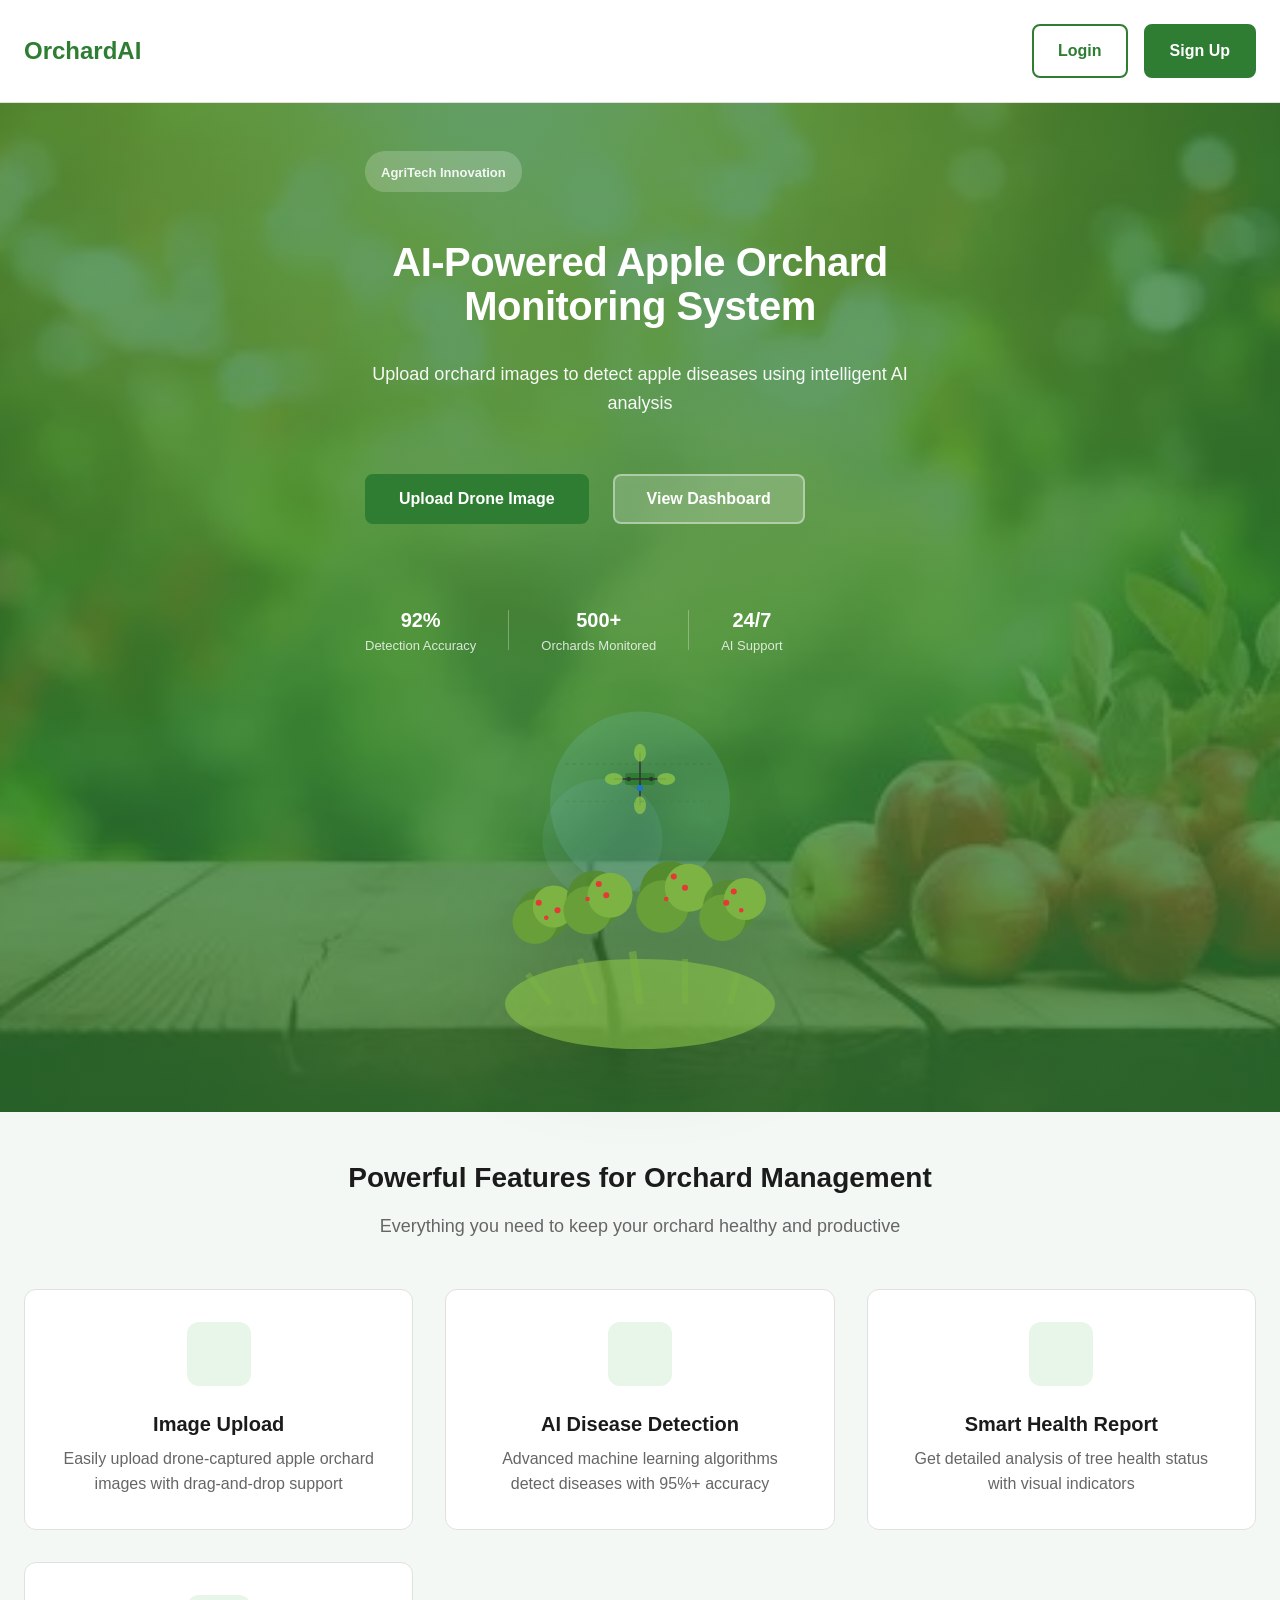
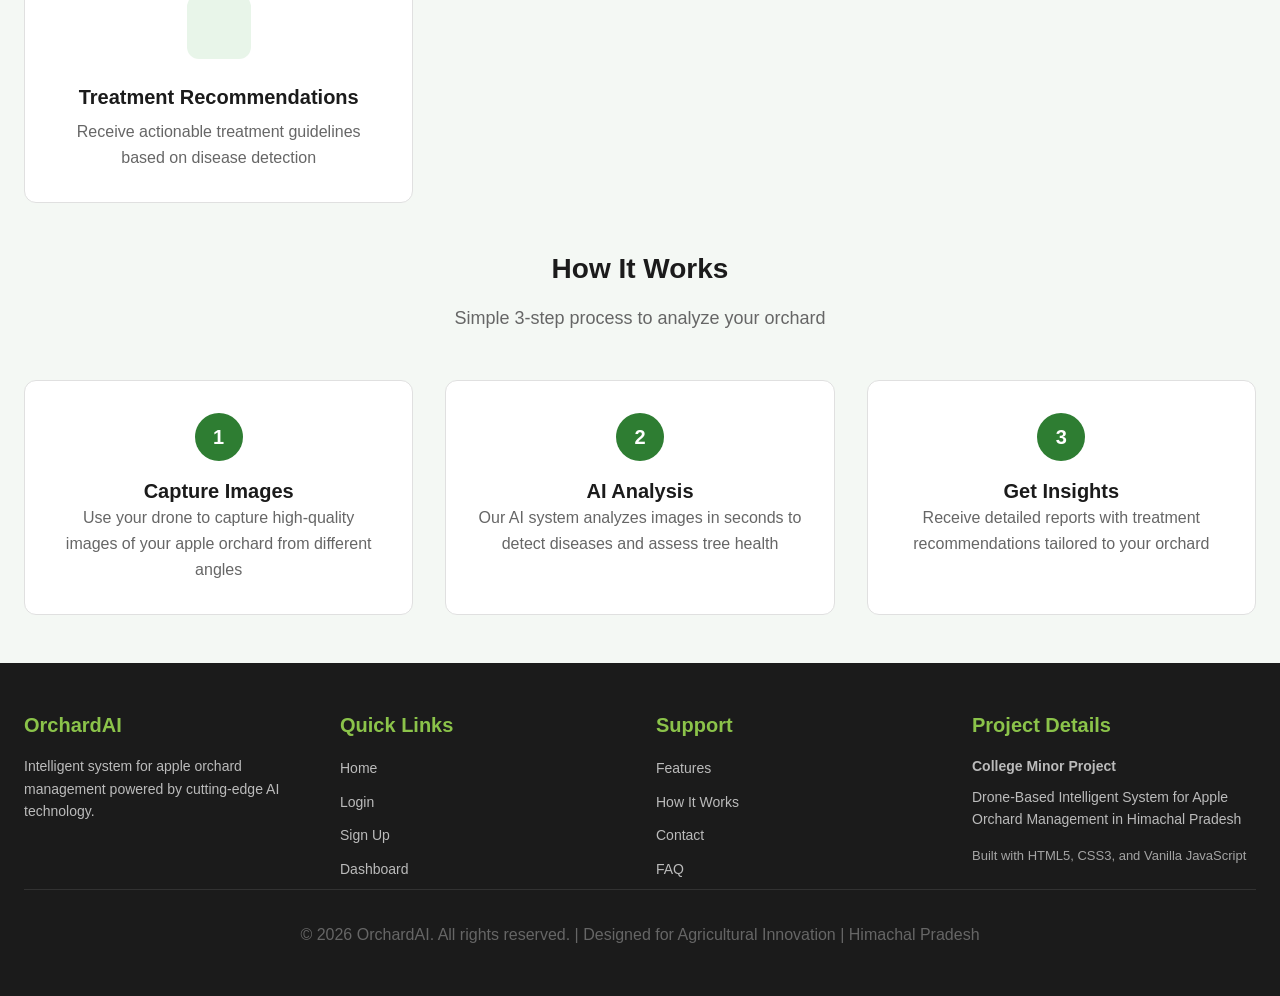
<file: frontend/index.html>
<!DOCTYPE html>
<html lang="en">
<head>
    <meta charset="UTF-8">
    <meta name="viewport" content="width=device-width, initial-scale=1.0">
    <title>OrchardAI - AI-Powered Apple Orchard Monitoring</title>
    <link rel="stylesheet" href="css/style.css">
</head>
<body>
    <!-- NAVBAR -->
    <nav class="navbar">
        <div class="navbar-content">
            <div class="navbar-brand">
                 OrchardAI
            </div>
            <div class="nav-auth">
                <a href="login.html" class="btn btn-outline">Login</a>
                <a href="signup.html" class="btn btn-primary">Sign Up</a>
            </div>
        </div>
    </nav>

    <!-- HERO SECTION -->
   <section class="hero">
        
        <div class="hero-content container">
            <!-- Left Content -->
            <div class="flex-col gap-4" style="flex: 1; max-width: 550px;">
                <div style="display: inline-block; background-color: rgba(255,255,255,0.2); padding: 8px 16px; border-radius: 20px; width: fit-content; margin-bottom: var(--spacing-2);">
                    <span style="color: rgba(255,255,255,0.9); font-size: 13px; font-weight: 600;"> AgriTech Innovation</span>
                </div>
                
                <h1 style="color: var(--white); line-height: 1.1;">AI-Powered Apple Orchard Monitoring System</h1>
                
                <p style="color: rgba(255,255,255,0.95); font-size: 18px; line-height: 1.6;">Upload orchard images to detect apple diseases using intelligent AI analysis</p>
                
                <div class="hero-buttons" style="justify-content: flex-start; margin-top: var(--spacing-3);">
                    <button class="btn btn-primary" style="padding: 14px 32px; font-size: 16px; gap: 8px; display: flex; align-items: center;" data-action="upload-hero">
                         Upload Drone Image
                    </button>
                    <button class="btn" style="background-color: rgba(255,255,255,0.2); border-color: rgba(255,255,255,0.4); color: var(--white); padding: 14px 32px; font-size: 16px; gap: 8px; display: flex; align-items: center;" data-action="dashboard-hero">
                         View Dashboard
                    </button>
                </div>

                <!-- Trust indicators -->
                <div style="margin-top: var(--spacing-6); display: flex; align-items: center; gap: var(--spacing-4);">
                    <div style="display: flex; flex-direction: column;">
                        <span style="color: var(--white); font-weight: 700; font-size: 20px;">92%</span>
                        <span style="color: rgba(255,255,255,0.8); font-size: 13px;">Detection Accuracy</span>
                    </div>
                    <div style="width: 1px; height: 40px; background-color: rgba(255,255,255,0.3);"></div>
                    <div style="display: flex; flex-direction: column;">
                        <span style="color: var(--white); font-weight: 700; font-size: 20px;">500+</span>
                        <span style="color: rgba(255,255,255,0.8); font-size: 13px;">Orchards Monitored</span>
                    </div>
                    <div style="width: 1px; height: 40px; background-color: rgba(255,255,255,0.3);"></div>
                    <div style="display: flex; flex-direction: column;">
                        <span style="color: var(--white); font-weight: 700; font-size: 20px;">24/7</span>
                        <span style="color: rgba(255,255,255,0.8); font-size: 13px;">AI Support</span>
                    </div>
                </div>
            </div>

            <!-- Right - Drone Orchard Image -->
            <div style="flex: 1; position: relative; height: 500px; display: flex; align-items: center; justify-content: center;">
                <svg viewBox="0 0 400 500" style="width: 100%; height: 100%; max-height: 500px; filter: drop-shadow(0 20px 40px rgba(0,0,0,0.2));">
                    <!-- Background circles for depth -->
                    <circle cx="200" cy="150" r="120" fill="#87CEEB" opacity="0.15"/>
                    <circle cx="150" cy="200" r="80" fill="#87CEEB" opacity="0.1"/>
                    
                    <!-- Orchard terrain -->
                    <ellipse cx="200" cy="420" rx="180" ry="60" fill="#8BC34A" opacity="0.6"/>
                    
                    <!-- Orchard rows (perspective) -->
                    <line x1="50" y1="380" x2="80" y2="420" stroke="#7CB342" stroke-width="8" opacity="0.5"/>
                    <line x1="120" y1="360" x2="140" y2="420" stroke="#7CB342" stroke-width="8" opacity="0.5"/>
                    <line x1="190" y1="350" x2="200" y2="420" stroke="#7CB342" stroke-width="10" opacity="0.6"/>
                    <line x1="260" y1="360" x2="260" y2="420" stroke="#7CB342" stroke-width="8" opacity="0.5"/>
                    <line x1="330" y1="380" x2="320" y2="420" stroke="#7CB342" stroke-width="8" opacity="0.5"/>
                    
                    <!-- Apple trees -->
                    <circle cx="70" cy="300" r="35" fill="#558B2F" opacity="0.8"/>
                    <circle cx="60" cy="310" r="30" fill="#689F38"/>
                    <circle cx="85" cy="290" r="28" fill="#7CB342"/>
                    
                    <circle cx="140" cy="280" r="38" fill="#558B2F" opacity="0.9"/>
                    <circle cx="130" cy="295" r="32" fill="#689F38"/>
                    <circle cx="160" cy="275" r="30" fill="#7CB342"/>
                    
                    <circle cx="240" cy="270" r="40" fill="#558B2F"/>
                    <circle cx="230" cy="290" r="35" fill="#689F38"/>
                    <circle cx="265" cy="265" r="32" fill="#7CB342"/>
                    
                    <circle cx="320" cy="290" r="36" fill="#558B2F" opacity="0.85"/>
                    <circle cx="310" cy="305" r="31" fill="#689F38"/>
                    <circle cx="340" cy="280" r="28" fill="#7CB342"/>
                    
                    <!-- Apples on trees -->
                    <circle cx="65" cy="285" r="4" fill="#E53935"/>
                    <circle cx="90" cy="295" r="4" fill="#E53935"/>
                    <circle cx="75" cy="305" r="3" fill="#E53935"/>
                    <circle cx="145" cy="260" r="4" fill="#E53935"/>
                    <circle cx="155" cy="275" r="4" fill="#E53935"/>
                    <circle cx="130" cy="280" r="3" fill="#E53935"/>
                    <circle cx="245" cy="250" r="4" fill="#E53935"/>
                    <circle cx="260" cy="265" r="4" fill="#E53935"/>
                    <circle cx="235" cy="280" r="3" fill="#E53935"/>
                    <circle cx="325" cy="270" r="4" fill="#E53935"/>
                    <circle cx="315" cy="285" r="4" fill="#E53935"/>
                    <circle cx="335" cy="295" r="3" fill="#E53935"/>
                    
                    <!-- Drone -->
                    <g transform="translate(200, 120)">
                        <!-- Drone body -->
                        <rect x="-20" y="-8" width="40" height="16" fill="#2E7D32" rx="4"/>
                        <circle cx="-15" cy="0" r="3" fill="#333"/>
                        <circle cx="15" cy="0" r="3" fill="#333"/>
                        
                        <!-- Propeller arms -->
                        <line x1="-35" y1="0" x2="35" y2="0" stroke="#333" stroke-width="2"/>
                        <line x1="0" y1="-35" x2="0" y2="35" stroke="#333" stroke-width="2"/>
                        
                        <!-- Propellers -->
                        <ellipse cx="-35" cy="0" rx="12" ry="8" fill="#8BC34A" opacity="0.8"/>
                        <ellipse cx="35" cy="0" rx="12" ry="8" fill="#8BC34A" opacity="0.8"/>
                        <ellipse cx="0" cy="-35" rx="8" ry="12" fill="#8BC34A" opacity="0.8"/>
                        <ellipse cx="0" cy="35" rx="8" ry="12" fill="#8BC34A" opacity="0.8"/>
                        
                        <!-- Camera -->
                        <circle cx="0" cy="12" r="4" fill="#1976D2"/>
                    </g>
                    
                    <!-- Drone scan lines -->
                    <line x1="100" y1="100" x2="300" y2="100" stroke="#2E7D32" stroke-width="2" opacity="0.3" stroke-dasharray="5,5"/>
                    <line x1="100" y1="150" x2="300" y2="150" stroke="#2E7D32" stroke-width="2" opacity="0.2" stroke-dasharray="5,5"/>
                </svg>
            </div>
        </div>
    </section>

    <!-- FEATURES SECTION -->
    <section class="container">
        <div style="text-align: center; margin-bottom: var(--spacing-6); margin-top: var(--spacing-6);">
            <h2>Powerful Features for Orchard Management</h2>
            <p style="margin-top: var(--spacing-2); font-size: 18px;">Everything you need to keep your orchard healthy and productive</p>
        </div>

        <div class="features-grid">
            <div class="card feature-card">
                <div class="feature-icon"></div>
                <h3>Image Upload</h3>
                <p>Easily upload drone-captured apple orchard images with drag-and-drop support</p>
            </div>

            <div class="card feature-card">
                <div class="feature-icon"></div>
                <h3>AI Disease Detection</h3>
                <p>Advanced machine learning algorithms detect diseases with 95%+ accuracy</p>
            </div>

            <div class="card feature-card">
                <div class="feature-icon"></div>
                <h3>Smart Health Report</h3>
                <p>Get detailed analysis of tree health status with visual indicators</p>
            </div>

            <div class="card feature-card">
                <div class="feature-icon"></div>
                <h3>Treatment Recommendations</h3>
                <p>Receive actionable treatment guidelines based on disease detection</p>
            </div>
        </div>
    </section>

    <!-- HOW IT WORKS SECTION -->
    <section class="container" style="margin: var(--spacing-6) 0;">
        <div style="text-align: center; margin-bottom: var(--spacing-6);">
            <h2>How It Works</h2>
            <p style="margin-top: var(--spacing-2); font-size: 18px;">Simple 3-step process to analyze your orchard</p>
        </div>

        <div class="steps-container">
            <div class="step-card card">
                <div class="step-number">1</div>
                <h3>Capture Images</h3>
                <p>Use your drone to capture high-quality images of your apple orchard from different angles</p>
            </div>

            <div class="step-card card">
                <div class="step-number">2</div>
                <h3>AI Analysis</h3>
                <p>Our AI system analyzes images in seconds to detect diseases and assess tree health</p>
            </div>

            <div class="step-card card">
                <div class="step-number">3</div>
                <h3>Get Insights</h3>
                <p>Receive detailed reports with treatment recommendations tailored to your orchard</p>
            </div>
        </div>
    </section>

    <!-- FOOTER -->
    <footer>
        <div class="footer-content">
            <div class="footer-section">
                <h3>OrchardAI</h3>
                <p>Intelligent system for apple orchard management powered by cutting-edge AI technology.</p>
            </div>

            <div class="footer-section">
                <h3>Quick Links</h3>
                <ul class="footer-links">
                    <li><a href="index.html">Home</a></li>
                    <li><a href="login.html">Login</a></li>
                    <li><a href="signup.html">Sign Up</a></li>
                    <li><a href="dashboard.html">Dashboard</a></li>
                </ul>
            </div>

            <div class="footer-section">
                <h3>Support</h3>
                <ul class="footer-links">
                    <li><a href="#features">Features</a></li>
                    <li><a href="#how-it-works">How It Works</a></li>
                    <li><a href="#contact">Contact</a></li>
                    <li><a href="#faq">FAQ</a></li>
                </ul>
            </div>

            <div class="footer-section">
                <h3>Project Details</h3>
                <p><strong>College Minor Project</strong></p>
                <p style="font-size: 14px; margin-top: var(--spacing-1);">Drone-Based Intelligent System for Apple Orchard Management in Himachal Pradesh</p>
                <p style="font-size: 13px; margin-top: var(--spacing-2); color: rgba(255, 255, 255, 0.6);">Built with HTML5, CSS3, and Vanilla JavaScript</p>
            </div>
        </div>

        <div class="footer-bottom">
            <p>&copy; 2026 OrchardAI. All rights reserved. | Designed for Agricultural Innovation | Himachal Pradesh</p>
        </div>
    </footer>

    <script src="js/app.js"></script>
</body>
</html>
</file>
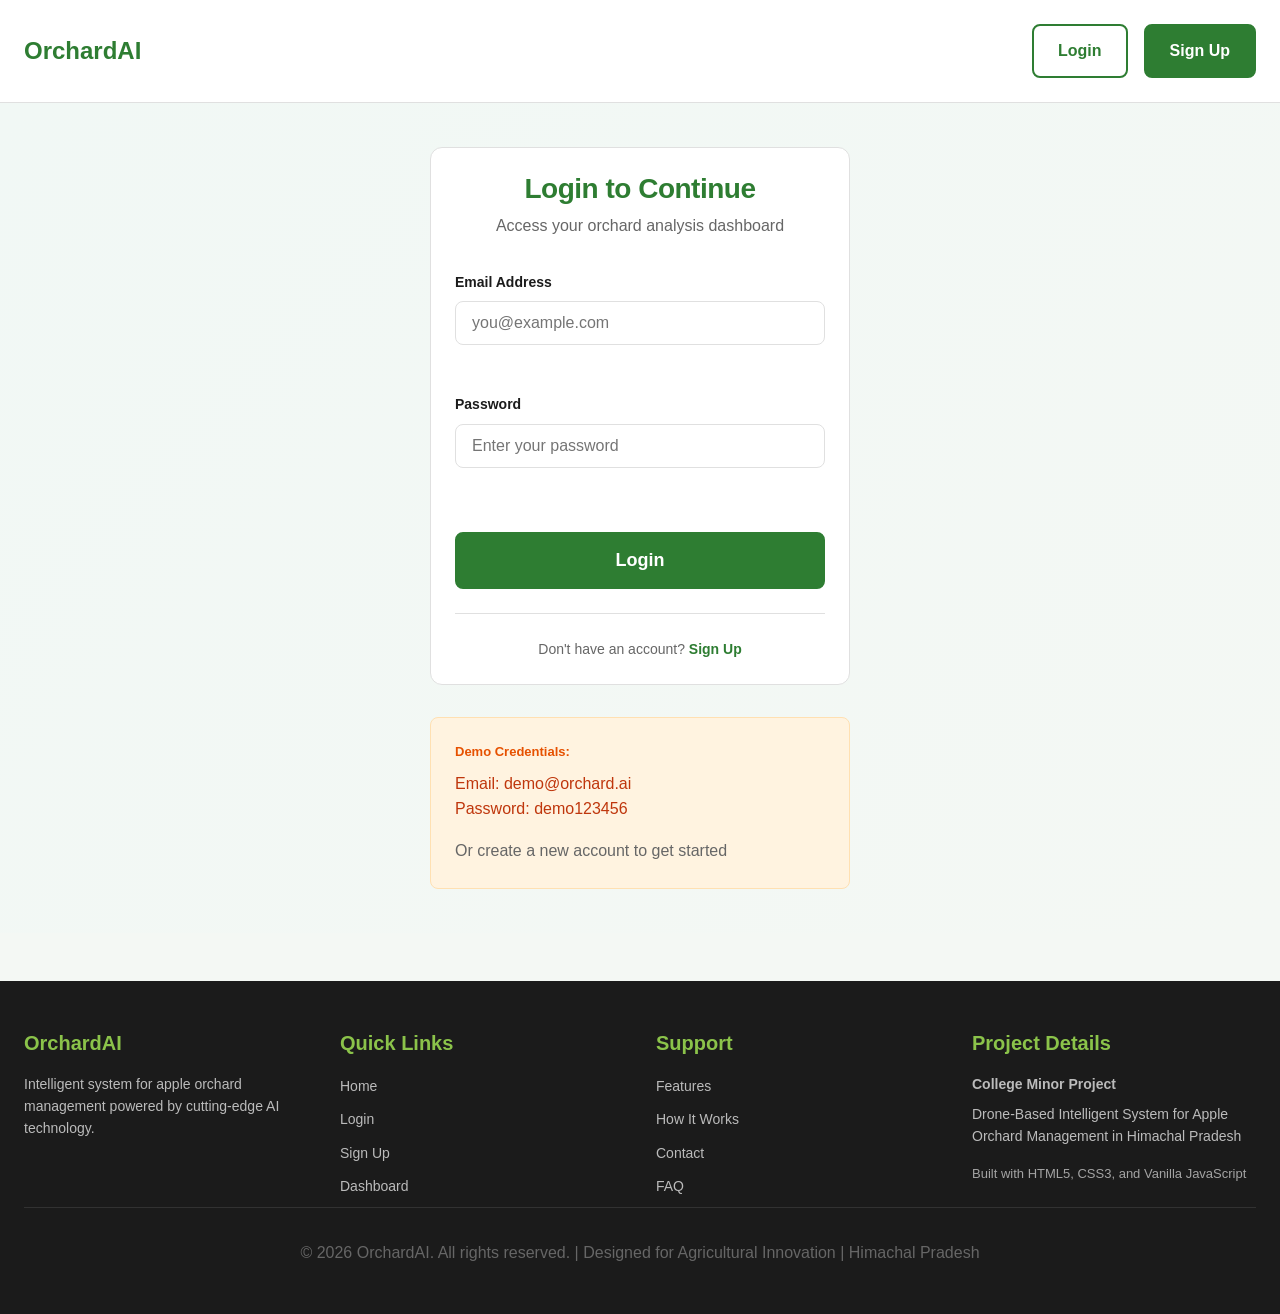
<file: frontend/dashboard.html>
<!DOCTYPE html>
<html lang="en">
<head>
    <meta charset="UTF-8">
    <meta name="viewport" content="width=device-width, initial-scale=1.0">
    <title>Dashboard - OrchardAI</title>
    <link rel="stylesheet" href="css/style.css">
</head>
<body>
    <!-- NAVBAR -->
    <nav class="navbar">
        <div class="navbar-content">
            <div class="navbar-brand">
                <a href="index.html" style="color: var(--primary-green); text-decoration: none;"> OrchardAI</a>
            </div>
            <div class="nav-auth">
                <div class="profile-dropdown">
                    <div class="profile-icon"></div>
                    <div class="dropdown-menu">
                        <a href="#">My Account</a>
                        <a href="#" data-action="logout">Logout</a>
                    </div>
                </div>
            </div>
        </div>
    </nav>

    <!-- MAIN LAYOUT -->
    <div class="dashboard-layout">
        <!-- SIDEBAR -->
        <aside class="sidebar">
            <ul class="sidebar-menu">
                <li><a href="dashboard.html" class="active"> Dashboard</a></li>
                <li><a href="upload.html"> Upload Image</a></li>
                <li><a href="dashboard.html"> Reports</a></li>
                <li><a href="dashboard.html"> Settings</a></li>
            </ul>
        </aside>

        <!-- CONTENT AREA -->
        <main class="dashboard-content">
            <!-- Header -->
            <div class="dashboard-header">
                <h1 style="color: var(--primary-green); margin-bottom: var(--spacing-2);">Welcome to Your Dashboard</h1>
                <p style="color: var(--text-gray);">Monitor your orchard health and disease detection results</p>
            </div>

            <!-- Statistics Grid -->
            <div class="dashboard-grid">
                <div class="stat-card">
                    <div class="stat-value">24</div>
                    <div class="stat-label">Total Images Analyzed</div>
                </div>

                <div class="stat-card">
                    <div class="stat-value">78%</div>
                    <div class="stat-label">Healthy Trees</div>
                </div>

                <div class="stat-card">
                    <div class="stat-value">22%</div>
                    <div class="stat-label">Infected Trees</div>
                </div>

                <div class="stat-card">
                    <div class="stat-value">Scab</div>
                    <div class="stat-label">Current Disease</div>
                </div>
            </div>

            <!-- Charts Section -->
            <div class="charts-grid">
                <!-- Infection Trend -->
                <div class="chart-container">
                    <div class="chart-title"> Infection Trend (Last 7 Weeks)</div>
                    <canvas data-chart="line"></canvas>
                </div>

                <!-- Disease Distribution -->
                <div class="chart-container">
                    <div class="chart-title"> Disease Distribution</div>
                    <canvas data-chart="pie"></canvas>
                </div>
            </div>

            <!-- Recent Activity -->
            <div class="activity-section" style="margin-bottom: var(--spacing-4);">
                <h2 style="margin-bottom: var(--spacing-3);">Recent Activity</h2>
                <ul class="activity-list">
                    <li class="activity-item">
                        <div class="activity-time">Today</div>
                        <div class="activity-description">
                            <strong>Apple Scab detected</strong> in field sample #23 with 92% confidence
                        </div>
                    </li>
                    <li class="activity-item">
                        <div class="activity-time">Yesterday</div>
                        <div class="activity-description">
                            <strong>3 new images</strong> analyzed from northern orchard section
                        </div>
                    </li>
                    <li class="activity-item">
                        <div class="activity-time">2 days ago</div>
                        <div class="activity-description">
                            <strong>Powdery Mildew</strong> detected in sample #21, treatment recommended
                        </div>
                    </li>
                    <li class="activity-item">
                        <div class="activity-time">3 days ago</div>
                        <div class="activity-description">
                            <strong>Healthy status</strong> confirmed for trees in zone A
                        </div>
                    </li>
                    <li class="activity-item">
                        <div class="activity-time">1 week ago</div>
                        <div class="activity-description">
                            <strong>Orchard report</strong> generated with comprehensive health assessment
                        </div>
                    </li>
                </ul>
            </div>

            <!-- Analysis Summary -->
            <div style="display: grid; grid-template-columns: repeat(auto-fit, minmax(300px, 1fr)); gap: var(--spacing-3); margin-bottom: var(--spacing-4);">
                <!-- Quick Tips -->
                <div class="card">
                    <h3 style="color: var(--primary-green); margin-bottom: var(--spacing-2);"> Quick Tips</h3>
                    <ul style="list-style: none; padding: 0; display: flex; flex-direction: column; gap: var(--spacing-1);">
                        <li style="color: var(--text-gray); padding-left: var(--spacing-2); position: relative;">
                            <span style="position: absolute; left: 0; color: var(--primary-green);">✓</span>
                            Upload regularly for continuous monitoring
                        </li>
                        <li style="color: var(--text-gray); padding-left: var(--spacing-2); position: relative;">
                            <span style="position: absolute; left: 0; color: var(--primary-green);">✓</span>
                            Take images during optimal lighting
                        </li>
                        <li style="color: var(--text-gray); padding-left: var(--spacing-2); position: relative;">
                            <span style="position: absolute; left: 0; color: var(--primary-green);">✓</span>
                            Focus on suspected disease areas
                        </li>
                        <li style="color: var(--text-gray); padding-left: var(--spacing-2); position: relative;">
                            <span style="position: absolute; left: 0; color: var(--primary-green);">✓</span>
                            Download reports for record keeping
                        </li>
                    </ul>
                </div>

                <!-- Disease Information -->
                <div class="card">
                    <h3 style="color: var(--primary-green); margin-bottom: var(--spacing-2);"> Top Detected Diseases</h3>
                    <div style="display: flex; flex-direction: column; gap: var(--spacing-2);">
                        <div style="display: flex; justify-content: space-between; align-items: center;">
                            <div>
                                <p style="font-weight: 600; color: var(--text-dark);">Apple Scab</p>
                                <p style="font-size: 13px; color: var(--text-gray);">Most common (8 cases)</p>
                            </div>
                            <span class="status-badge status-red">45%</span>
                        </div>
                        <div style="display: flex; justify-content: space-between; align-items: center;">
                            <div>
                                <p style="font-weight: 600; color: var(--text-dark);">Powdery Mildew</p>
                                <p style="font-size: 13px; color: var(--text-gray);">Moderate (5 cases)</p>
                            </div>
                            <span class="status-badge status-yellow">28%</span>
                        </div>
                        <div style="display: flex; justify-content: space-between; align-items: center;">
                            <div>
                                <p style="font-weight: 600; color: var(--text-dark);">Cedar Rust</p>
                                <p style="font-size: 13px; color: var(--text-gray);">Minor (2 cases)</p>
                            </div>
                            <span class="status-badge status-yellow">12%</span>
                        </div>
                    </div>
                </div>

                <!-- Health Overview -->
                <div class="card">
                    <h3 style="color: var(--primary-green); margin-bottom: var(--spacing-2);"> Orchard Health</h3>
                    <div style="display: flex; flex-direction: column; gap: var(--spacing-2);">
                        <div>
                            <div style="display: flex; justify-content: space-between; margin-bottom: 4px;">
                                <span style="font-weight: 500; color: var(--text-dark);">Overall Health</span>
                                <span style="color: var(--primary-green); font-weight: 600;">78%</span>
                            </div>
                            <div style="background-color: var(--border-gray); height: 8px; border-radius: 4px; overflow: hidden;">
                                <div style="background-color: var(--accent-green); width: 78%; height: 100%;"></div>
                            </div>
                        </div>

                        <div style="display: flex; gap: var(--spacing-2); margin-top: var(--spacing-2);">
                            <div style="flex: 1; text-align: center;">
                                <div style="color: #4caf50; font-weight: 600; font-size: 18px;">78%</div>
                                <p style="font-size: 12px; color: var(--text-gray);">Healthy</p>
                            </div>
                            <div style="flex: 1; text-align: center;">
                                <div style="color: #ff9800; font-weight: 600; font-size: 18px;">15%</div>
                                <p style="font-size: 12px; color: var(--text-gray);">Moderate</p>
                            </div>
                            <div style="flex: 1; text-align: center;">
                                <div style="color: #f44336; font-weight: 600; font-size: 18px;">7%</div>
                                <p style="font-size: 12px; color: var(--text-gray);">Severe</p>
                            </div>
                        </div>
                    </div>
                </div>
            </div>

            <!-- Action Buttons -->
            <div style="display: flex; gap: var(--spacing-2); flex-wrap: wrap; margin-bottom: var(--spacing-4);">
                <a href="upload.html" class="btn btn-primary">
                     Upload New Image
                </a>
                <button class="btn btn-secondary">
                     Download Full Report
                </button>
                <button class="btn btn-outline">
                     Refresh Data
                </button>
            </div>


            <!-- Recommendations -->
            <div class="card" style="background: linear-gradient(135deg, #e8f5e9, #f1f8f5); border-color: var(--primary-green); margin-bottom: var(--spacing-6);">
                <h3 style="color: var(--primary-green); margin-bottom: var(--spacing-2);"> Current Recommendations</h3>
                <ul style="list-style: none; padding: 0; display: flex; flex-direction: column; gap: var(--spacing-2);">
                    <li style="display: flex; gap: var(--spacing-2); align-items: flex-start;">
                        <span style="color: var(--primary-green); font-weight: 700; min-width: 24px;">1.</span>
                        <span style="color: var(--text-dark);">Continue fungicide application in Zone B for Apple Scab control</span>
                    </li>
                    <li style="display: flex; gap: var(--spacing-2); align-items: flex-start;">
                        <span style="color: var(--primary-green); font-weight: 700; min-width: 24px;">2.</span>
                        <span style="color: var(--text-dark);">Increase sampling frequency in high-risk zones</span>
                    </li>
                    <li style="display: flex; gap: var(--spacing-2); align-items: flex-start;">
                        <span style="color: var(--primary-green); font-weight: 700; min-width: 24px;">3.</span>
                        <span style="color: var(--text-dark);">Improve air circulation by pruning dense canopies</span>
                    </li>
                    <li style="display: flex; gap: var(--spacing-2); align-items: flex-start;">
                        <span style="color: var(--primary-green); font-weight: 700; min-width: 24px;">4.</span>
                        <span style="color: var(--text-dark);">Monitor weather patterns for disease-favorable conditions</span>
                    </li>
                </ul>
            </div>
        </main>
    </div>

    <!-- FOOTER -->
    <footer>
        <div class="footer-content">
            <div class="footer-section">
                <h3>OrchardAI</h3>
                <p>Intelligent system for apple orchard management powered by cutting-edge AI technology.</p>
            </div>

            <div class="footer-section">
                <h3>Quick Links</h3>
                <ul class="footer-links">
                    <li><a href="index.html">Home</a></li>
                    <li><a href="login.html">Login</a></li>
                    <li><a href="signup.html">Sign Up</a></li>
                    <li><a href="dashboard.html">Dashboard</a></li>
                </ul>
            </div>

            <div class="footer-section">
                <h3>Support</h3>
                <ul class="footer-links">
                    <li><a href="#features">Features</a></li>
                    <li><a href="#how-it-works">How It Works</a></li>
                    <li><a href="#contact">Contact</a></li>
                    <li><a href="#faq">FAQ</a></li>
                </ul>
            </div>

            <div class="footer-section">
                <h3>Project Details</h3>
                <p><strong>College Minor Project</strong></p>
                <p style="font-size: 14px; margin-top: var(--spacing-1);">Drone-Based Intelligent System for Apple Orchard Management in Himachal Pradesh</p>
                <p style="font-size: 13px; margin-top: var(--spacing-2); color: rgba(255, 255, 255, 0.6);">Built with HTML5, CSS3, and Vanilla JavaScript</p>
            </div>
        </div>

        <div class="footer-bottom">
            <p>&copy; 2026 OrchardAI. All rights reserved. | Designed for Agricultural Innovation | Himachal Pradesh</p>
        </div>
    </footer>

    <script src="js/app.js"></script>
</body>
</html>
</file>
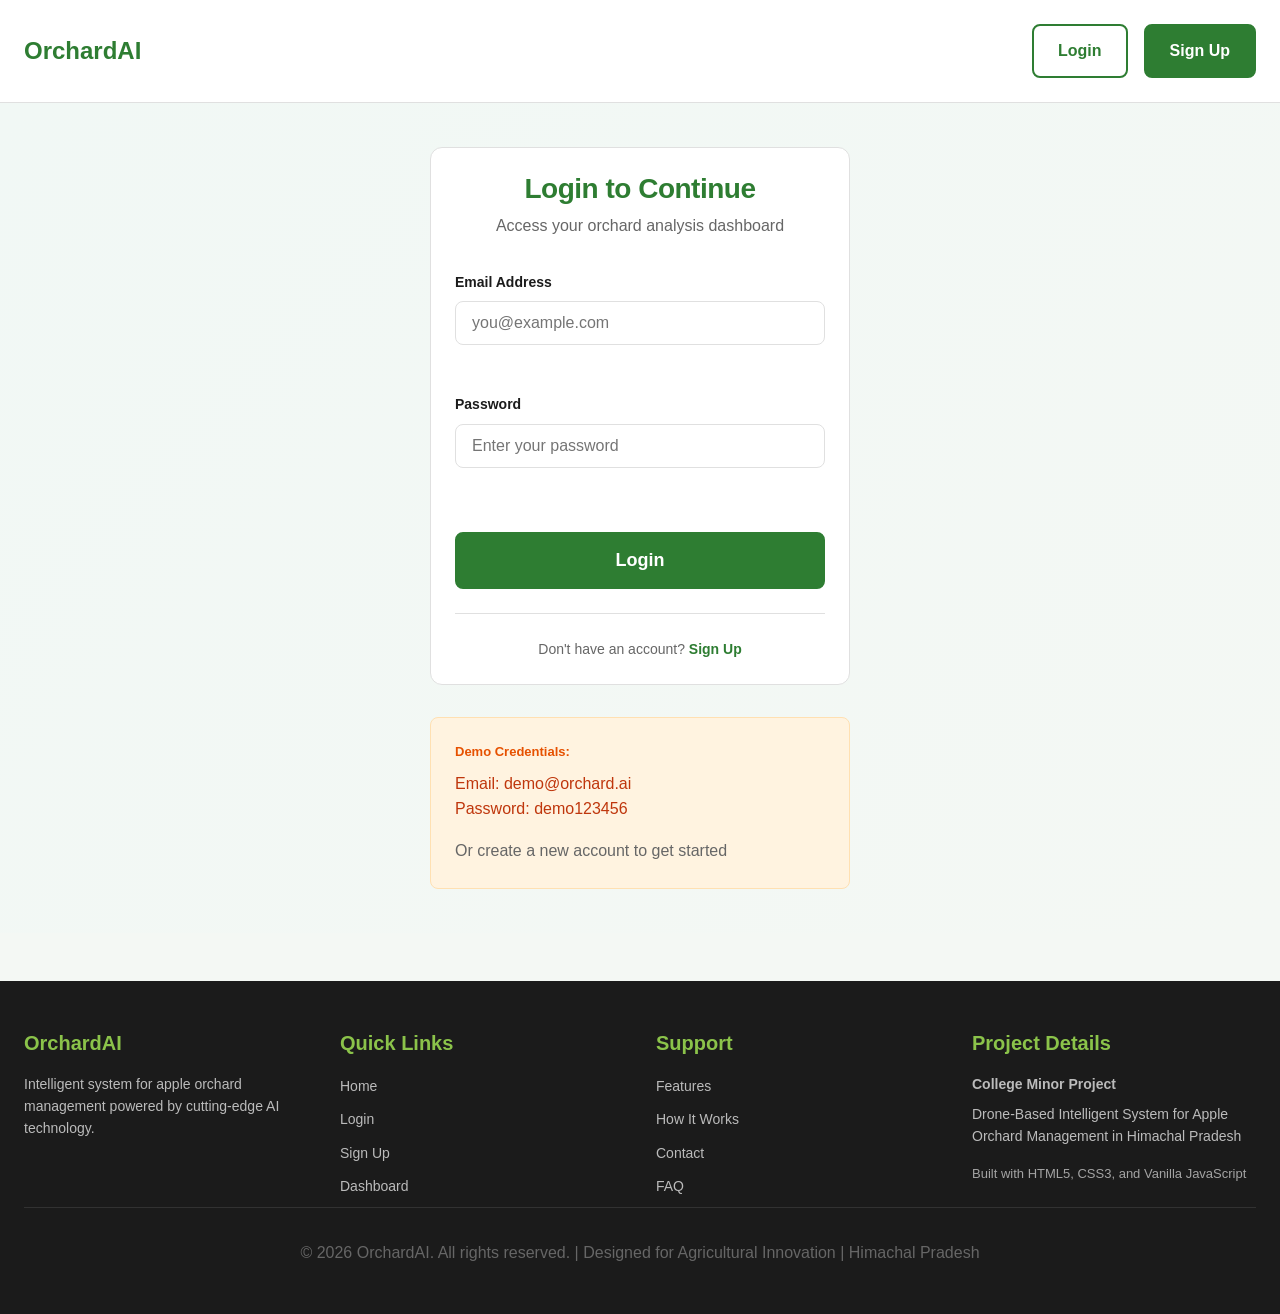
<file: frontend/login.html>
<!DOCTYPE html>
<html lang="en">
<head>
    <meta charset="UTF-8">
    <meta name="viewport" content="width=device-width, initial-scale=1.0">
    <title>Login - OrchardAI</title>
    <link rel="stylesheet" href="css/style.css">
</head>
<body>
    <!-- NAVBAR -->
    <nav class="navbar">
        <div class="navbar-content">
            <div class="navbar-brand">
                <a href="index.html" style="color: var(--primary-green); text-decoration: none;"> OrchardAI</a>
            </div>
            <div class="nav-auth">
                <a href="login.html" class="btn btn-outline">Login</a>
                <a href="signup.html" class="btn btn-primary">Sign Up</a>
            </div>
        </div>
    </nav>

    <!-- LOGIN SECTION -->
    <section style="display: flex; align-items: center; justify-content: center; min-height: calc(100vh - 70px); background: linear-gradient(135deg, #f1f8f5 0%, #f4f8f4 100%); padding: var(--spacing-4);">
        <div style="width: 100%; max-width: 420px;">
            <div class="card">
                <div style="text-align: center; margin-bottom: var(--spacing-4);">
                    <h1 style="color: var(--primary-green); font-size: 28px; margin-bottom: var(--spacing-1);">Login to Continue</h1>
                    <p style="color: var(--text-gray);">Access your orchard analysis dashboard</p>
                </div>

                <form id="loginForm" data-form="login" onsubmit="event.preventDefault();" style="display: flex; flex-direction: column; gap: var(--spacing-3);">
                    <div class="form-group">
                        <label for="email">Email Address</label>
                        <input 
                            type="email" 
                            id="email" 
                            name="email" 
                            class="form-input" 
                            placeholder="you@example.com" 
                            required
                        >
                    </div>

                    <div class="form-group">
                        <label for="password">Password</label>
                        <input 
                            type="password" 
                            id="password" 
                            name="password" 
                            class="form-input" 
                            placeholder="Enter your password" 
                            required
                        >
                    </div>

                    <button type="submit" class="btn btn-primary btn-large" style="margin-top: var(--spacing-2);">
                        Login
                    </button>
                </form>

                <div style="text-align: center; margin-top: var(--spacing-3); padding-top: var(--spacing-3); border-top: 1px solid var(--border-gray);">
                    <p style="color: var(--text-gray); font-size: 14px;">
                        Don't have an account? 
                        <a href="signup.html" style="font-weight: 600;">Sign Up</a>
                    </p>
                </div>
            </div>

            <!-- Demo credentials hint -->
            <div style="background-color: #fff3e0; border: 1px solid #ffe0b2; border-radius: 8px; padding: var(--spacing-3); margin-top: var(--spacing-4); font-size: 13px;">
                <strong style="color: #e65100;">Demo Credentials:</strong>
                <p style="color: #bf360c; margin-top: var(--spacing-1);">Email: demo@orchard.ai</p>
                <p style="color: #bf360c;">Password: demo123456</p>
                <p style="color: var(--text-gray); margin-top: var(--spacing-2);">Or create a new account to get started</p>
            </div>
        </div>
    </section>

    <!-- FOOTER -->
    <footer>
        <div class="footer-content">
            <div class="footer-section">
                <h3>OrchardAI</h3>
                <p>Intelligent system for apple orchard management powered by cutting-edge AI technology.</p>
            </div>

            <div class="footer-section">
                <h3>Quick Links</h3>
                <ul class="footer-links">
                    <li><a href="index.html">Home</a></li>
                    <li><a href="login.html">Login</a></li>
                    <li><a href="signup.html">Sign Up</a></li>
                    <li><a href="dashboard.html">Dashboard</a></li>
                </ul>
            </div>

            <div class="footer-section">
                <h3>Support</h3>
                <ul class="footer-links">
                    <li><a href="#features">Features</a></li>
                    <li><a href="#how-it-works">How It Works</a></li>
                    <li><a href="#contact">Contact</a></li>
                    <li><a href="#faq">FAQ</a></li>
                </ul>
            </div>

            <div class="footer-section">
                <h3>Project Details</h3>
                <p><strong>College Minor Project</strong></p>
                <p style="font-size: 14px; margin-top: var(--spacing-1);">Drone-Based Intelligent System for Apple Orchard Management in Himachal Pradesh</p>
                <p style="font-size: 13px; margin-top: var(--spacing-2); color: rgba(255, 255, 255, 0.6);">Built with HTML5, CSS3, and Vanilla JavaScript</p>
            </div>
        </div>

        <div class="footer-bottom">
            <p>&copy; 2026 OrchardAI. All rights reserved. | Designed for Agricultural Innovation | Himachal Pradesh</p>
        </div>
    </footer>

    <script src="js/app.js"></script>
</body>
</html>
</file>
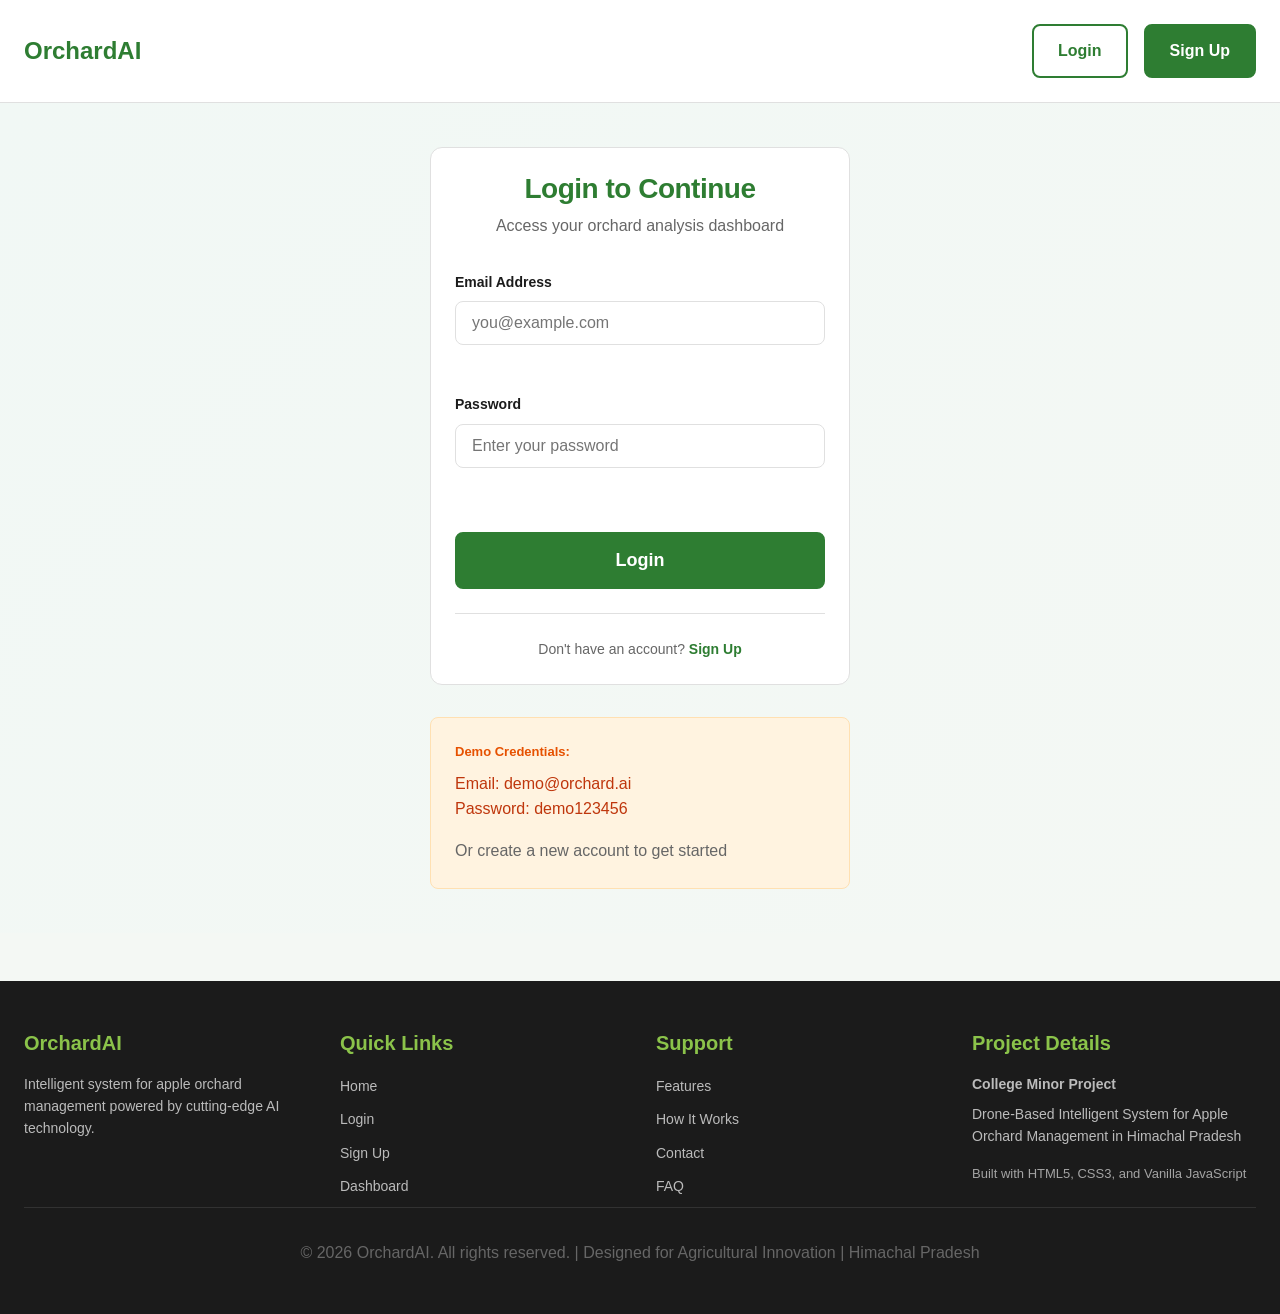
<file: frontend/result.html>
<!DOCTYPE html>
<html lang="en">
<head>
    <meta charset="UTF-8">
    <meta name="viewport" content="width=device-width, initial-scale=1.0">
    <title>Analysis Results - OrchardAI</title>
    <link rel="stylesheet" href="css/style.css">
</head>
<body>
    <!-- NAVBAR -->
    <nav class="navbar">
        <div class="navbar-content">
            <div class="navbar-brand">
                <a href="index.html" style="color: var(--primary-green); text-decoration: none;"> OrchardAI</a>
            </div>
            <div class="nav-auth">
                <div class="profile-dropdown">
                    <div class="profile-icon"></div>
                    <div class="dropdown-menu">
                        <a href="#">My Account</a>
                        <a href="#" data-action="logout">Logout</a>
                    </div>
                </div>
            </div>
        </div>
    </nav>

    <!-- MAIN CONTENT -->
    <main style="min-height: calc(100vh - 70px); padding: var(--spacing-6) 0; background-color: var(--background);">
        <div class="container">
            <!-- Page Header -->
            <div style="margin-bottom: var(--spacing-6);">
                <h1 style="color: var(--primary-green); margin-bottom: var(--spacing-2);">Analysis Results</h1>
                <p style="color: var(--text-gray); font-size: 16px;">Detailed disease detection and health assessment</p>
            </div>

            <!-- Results Grid -->
            <div class="result-container">
                <!-- Image Section -->
                <div class="result-image-container">
                    <img data-element="result-image" class="result-image" src="" alt="Uploaded orchard image">
                </div>

                <!-- Analysis Details -->
                <div class="result-details">
                    <!-- Disease Card -->
                    <div class="result-card">
                        <div class="result-title">Disease Detected</div>
                        <h2 class="disease-name">Apple Scab</h2>
                        <p style="color: var(--text-gray); margin-top: var(--spacing-1);">Venturia inaequalis fungal infection detected in the analyzed region</p>
                    </div>

                    <!-- Confidence Score -->
                    <div class="result-card">
                        <div class="result-title">Confidence Score</div>
                        <div class="confidence-score">
                            <div class="confidence-value">92%</div>
                            <div style="flex: 1;">
                                <div style="background-color: var(--border-gray); height: 8px; border-radius: 4px; overflow: hidden;">
                                    <div style="background-color: var(--primary-green); width: 92%; height: 100%; border-radius: 4px;"></div>
                                </div>
                                <p style="color: var(--text-gray); font-size: 12px; margin-top: var(--spacing-1);">High confidence detection</p>
                            </div>
                        </div>
                    </div>

                    <!-- Health Status -->
                    <div class="result-card">
                        <div class="result-title">Tree Health Status</div>
                        <div style="margin-top: var(--spacing-2);">
                            <div id="tree-health-status-container" class="health-status" style="background-color: #fff3e0; margin-bottom: var(--spacing-2);">
                                <span id="tree-health-status-indicator" class="status-indicator yellow"></span>
                                <span id="tree-health-status-text" style="font-weight: 600; color: #e65100;">Moderate Risk</span>
                            </div>
                            <p id="tree-health-description" style="color: var(--text-gray); font-size: 14px;">Trees show signs of infection. Immediate treatment recommended to prevent spread.</p>
                        </div>
                    </div>

                    <!-- Severity Breakdown -->
                    <div class="result-card">
                        <div class="result-title">Severity Metrics</div>
                        <div style="display: flex; flex-direction: column; gap: var(--spacing-2); margin-top: var(--spacing-2);">
                            <div>
                                <div style="display: flex; justify-content: space-between; margin-bottom: 4px;">
                                    <span style="font-size: 14px; font-weight: 500;">Infection Coverage</span>
                                    <span id="infection-coverage-text" style="font-size: 14px; font-weight: 600; color: var(--alert-red);">--%</span>
                                </div>
                                <div style="background-color: var(--border-gray); height: 6px; border-radius: 3px; overflow: hidden;">
                                    <div id="infection-coverage-bar" style="background-color: var(--alert-red); width: 0%; height: 100%;"></div>
                                </div>
                            </div>
                            <div>
                                <div style="display: flex; justify-content: space-between; margin-bottom: 4px;">
                                    <span style="font-size: 14px; font-weight: 500;">Urgency Level</span>
                                    <span id="urgency-level-text" style="font-size: 14px; font-weight: 600; color: var(--alert-red);">--</span>
                                </div>
                                <div style="background-color: var(--border-gray); height: 6px; border-radius: 3px; overflow: hidden;">
                                    <div id="urgency-level-bar" style="background-color: var(--alert-red); width: 0%; height: 100%;"></div>
                                </div>
                            </div>
                        </div>
                    </div>
                </div>
            </div>

            <!-- Treatment Recommendations -->
            <div class="treatment-recommendations" style="margin-top: var(--spacing-4);">
                <h2 style="color: var(--primary-green); margin-bottom: var(--spacing-3); font-size: 22px;">Treatment Recommendations</h2>
                
                <div style="display: grid; grid-template-columns: repeat(auto-fit, minmax(300px, 1fr)); gap: var(--spacing-3);">
                    <!-- Immediate Actions -->
                    <div style="background-color: #ffebee; border: 1px solid #ffcdd2; border-radius: 12px; padding: var(--spacing-3);">
                        <h3 style="color: var(--alert-red); margin-bottom: var(--spacing-2);"> Immediate Actions</h3>
                        <ul id="immediate-actions-list" class="treatment-list">
                            <li>Apply copper-based fungicide immediately</li>
                            <li>Prune heavily infected branches</li>
                            <li>Remove fallen leaves and debris</li>
                            <li>Increase air circulation</li>
                        </ul>
                    </div>

                    <!-- Short-term Plan -->
                    <div style="background-color: #fff3e0; border: 1px solid #ffe0b2; border-radius: 12px; padding: var(--spacing-3);">
                        <h3 style="color: #e65100; margin-bottom: var(--spacing-2);"> Short-term Plan</h3>
                        <ul id="short-term-plan-list" class="treatment-list" style="color: #bf360c;">
                            <li>Repeat fungicide application every 7-10 days</li>
                            <li>Monitor weather for favorable disease conditions</li>
                            <li>Improve tree nutrition with foliar feeding</li>
                            <li>Check for new infections daily</li>
                        </ul>
                    </div>

                    <!-- Long-term Management -->
                    <div style="background-color: #e8f5e9; border: 1px solid #c8e6c9; border-radius: 12px; padding: var(--spacing-3);">
                        <h3 style="color: var(--primary-green); margin-bottom: var(--spacing-2);"> Long-term Management</h3>
                        <ul id="long-term-plan-list" class="treatment-list" style="color: #1b5e20;">
                            <li>Implement preventive spray schedule</li>
                            <li>Plant disease-resistant varieties</li>
                            <li>Maintain proper canopy management</li>
                            <li>Regular monitoring and assessment</li>
                        </ul>
                    </div>
                </div>

                <!-- Additional Notes -->
                <div style="background-color: #f1f8f5; border-left: 4px solid var(--primary-green); padding: var(--spacing-3); border-radius: 8px; margin-top: var(--spacing-3);">
                    <h3 style="color: var(--primary-green); margin-bottom: var(--spacing-1);"> Additional Notes</h3>
                    <p id="additional-notes-text" style="color: var(--text-gray); line-height: 1.8;">
                        Apple Scab can cause significant crop loss if not managed properly. The fungus thrives in wet conditions with moderate temperatures (10-25°C). 
                        Focus on both chemical treatment and cultural practices. Consider rotating fungicide classes to prevent resistance development. 
                        Regular scouting and early detection are crucial for effective management.
                    </p>
                </div>
            </div>

            <!-- Action Buttons -->
            <div style="display: flex; gap: var(--spacing-2); margin-top: var(--spacing-6); flex-wrap: wrap;">
                <button data-action="download-report" class="btn btn-primary" style="flex: 1; min-width: 200px;">
                     Download Report
                </button>
                <button data-action="back-dashboard" class="btn btn-secondary" style="flex: 1; min-width: 200px;">
                     Back to Dashboard
                </button>
                <a href="upload.html" class="btn btn-outline" style="flex: 1; min-width: 200px; justify-content: center;">
                     Analyze Another Image
                </a>
            </div>

            <!-- Similar Conditions -->
            <div id="similar-diseases-section" style="margin-top: var(--spacing-6); margin-bottom: var(--spacing-6); display: none;">
                <h2 style="margin-bottom: var(--spacing-4);">Similar Diseases Found</h2>
                <div id="similar-diseases-container" style="display: grid; grid-template-columns: repeat(auto-fit, minmax(250px, 1fr)); gap: var(--spacing-3);">
                </div>
            </div>
        </div>
    </main>

    <!-- FOOTER -->
    <footer>
        <div class="footer-content">
            <div class="footer-section">
                <h3>OrchardAI</h3>
                <p>Intelligent system for apple orchard management powered by cutting-edge AI technology.</p>
            </div>

            <div class="footer-section">
                <h3>Quick Links</h3>
                <ul class="footer-links">
                    <li><a href="index.html">Home</a></li>
                    <li><a href="login.html">Login</a></li>
                    <li><a href="signup.html">Sign Up</a></li>
                    <li><a href="dashboard.html">Dashboard</a></li>
                </ul>
            </div>

            <div class="footer-section">
                <h3>Support</h3>
                <ul class="footer-links">
                    <li><a href="#features">Features</a></li>
                    <li><a href="#how-it-works">How It Works</a></li>
                    <li><a href="#contact">Contact</a></li>
                    <li><a href="#faq">FAQ</a></li>
                </ul>
            </div>

            <div class="footer-section">
                <h3>Project Details</h3>
                <p><strong>College Minor Project</strong></p>
                <p style="font-size: 14px; margin-top: var(--spacing-1);">Drone-Based Intelligent System for Apple Orchard Management in Himachal Pradesh</p>
                <p style="font-size: 13px; margin-top: var(--spacing-2); color: rgba(255, 255, 255, 0.6);">Built with HTML5, CSS3, and Vanilla JavaScript</p>
            </div>
        </div>

        <div class="footer-bottom">
            <p>&copy; 2026 OrchardAI. All rights reserved. | Designed for Agricultural Innovation | Himachal Pradesh</p>
        </div>
    </footer>

    <script src="js/app.js"></script>
</body>
</html>
</file>
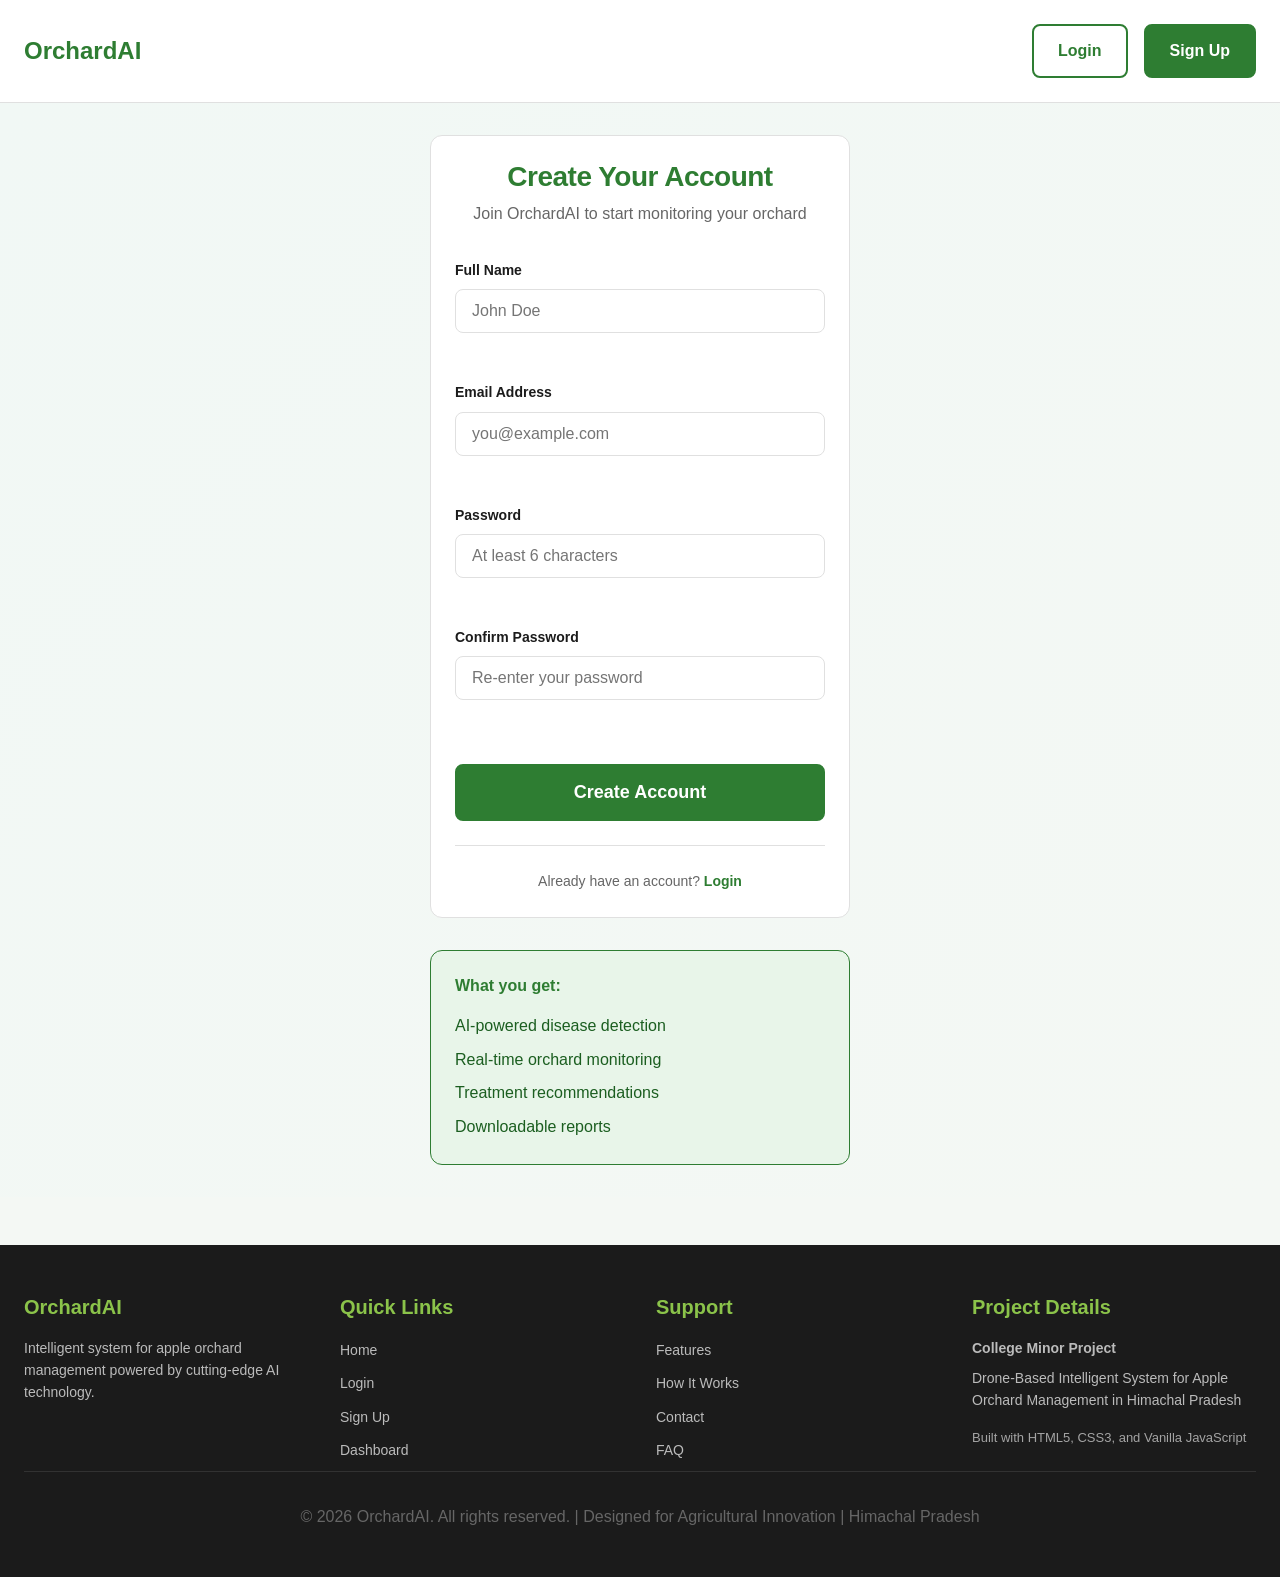
<file: frontend/signup.html>
<!DOCTYPE html>
<html lang="en">
<head>
    <meta charset="UTF-8">
    <meta name="viewport" content="width=device-width, initial-scale=1.0">
    <title>Sign Up - OrchardAI</title>
    <link rel="stylesheet" href="css/style.css">
</head>
<body>
    <!-- NAVBAR -->
    <nav class="navbar">
        <div class="navbar-content">
            <div class="navbar-brand">
                <a href="index.html" style="color: var(--primary-green); text-decoration: none;">OrchardAI</a>
            </div>
            <div class="nav-auth">
                <a href="login.html" class="btn btn-outline">Login</a>
                <a href="signup.html" class="btn btn-primary">Sign Up</a>
            </div>
        </div>
    </nav>

    <!-- SIGNUP SECTION -->
    <section style="display: flex; align-items: center; justify-content: center; min-height: calc(100vh - 70px); background: linear-gradient(135deg, #f1f8f5 0%, #f4f8f4 100%); padding: var(--spacing-4);">
        <div style="width: 100%; max-width: 420px;">
            <div class="card">
                <div style="text-align: center; margin-bottom: var(--spacing-4);">
                    <h1 style="color: var(--primary-green); font-size: 28px; margin-bottom: var(--spacing-1);">Create Your Account</h1>
                    <p style="color: var(--text-gray);">Join OrchardAI to start monitoring your orchard</p>
                </div>

                <form data-form="signup" style="display: flex; flex-direction: column; gap: var(--spacing-3);">
                    <div class="form-group">
                        <label for="name">Full Name</label>
                        <input 
                            type="text" 
                            id="name" 
                            name="name" 
                            class="form-input" 
                            placeholder="John Doe" 
                            required
                        >
                    </div>

                    <div class="form-group">
                        <label for="email">Email Address</label>
                        <input 
                            type="email" 
                            id="email" 
                            name="email" 
                            class="form-input" 
                            placeholder="you@example.com" 
                            required
                        >
                    </div>

                    <div class="form-group">
                        <label for="password">Password</label>
                        <input 
                            type="password" 
                            id="password" 
                            name="password" 
                            class="form-input" 
                            placeholder="At least 6 characters" 
                            required
                        >
                    </div>

                    <div class="form-group">
                        <label for="confirmPassword">Confirm Password</label>
                        <input 
                            type="password" 
                            id="confirmPassword" 
                            name="confirmPassword" 
                            class="form-input" 
                            placeholder="Re-enter your password" 
                            required
                        >
                    </div>

                    <button type="submit" class="btn btn-primary btn-large" style="margin-top: var(--spacing-2);">
                        Create Account
                    </button>
                </form>

                <div style="text-align: center; margin-top: var(--spacing-3); padding-top: var(--spacing-3); border-top: 1px solid var(--border-gray);">
                    <p style="color: var(--text-gray); font-size: 14px;">
                        Already have an account? 
                        <a href="login.html" style="font-weight: 600;">Login</a>
                    </p>
                </div>
            </div>

            <!-- Benefits -->
            <div style="margin-top: var(--spacing-4);">
                <div class="card" style="background-color: #e8f5e9; border-color: var(--primary-green);">
                    <h3 style="color: var(--primary-green); font-size: 16px; margin-bottom: var(--spacing-2);">What you get:</h3>
                    <ul style="list-style: none; padding: 0;">
                        <li style="padding-bottom: var(--spacing-1); color: #1b5e20;">AI-powered disease detection</li>
                        <li style="padding-bottom: var(--spacing-1); color: #1b5e20;">Real-time orchard monitoring</li>
                        <li style="padding-bottom: var(--spacing-1); color: #1b5e20;">Treatment recommendations</li>
                        <li style="color: #1b5e20;">Downloadable reports</li>
                    </ul>
                </div>
            </div>
        </div>
    </section>

    <!-- FOOTER -->
    <footer>
        <div class="footer-content">
            <div class="footer-section">
                <h3>OrchardAI</h3>
                <p>Intelligent system for apple orchard management powered by cutting-edge AI technology.</p>
            </div>

            <div class="footer-section">
                <h3>Quick Links</h3>
                <ul class="footer-links">
                    <li><a href="index.html">Home</a></li>
                    <li><a href="login.html">Login</a></li>
                    <li><a href="signup.html">Sign Up</a></li>
                    <li><a href="dashboard.html">Dashboard</a></li>
                </ul>
            </div>

            <div class="footer-section">
                <h3>Support</h3>
                <ul class="footer-links">
                    <li><a href="#features">Features</a></li>
                    <li><a href="#how-it-works">How It Works</a></li>
                    <li><a href="#contact">Contact</a></li>
                    <li><a href="#faq">FAQ</a></li>
                </ul>
            </div>

            <div class="footer-section">
                <h3>Project Details</h3>
                <p><strong>College Minor Project</strong></p>
                <p style="font-size: 14px; margin-top: var(--spacing-1);">Drone-Based Intelligent System for Apple Orchard Management in Himachal Pradesh</p>
                <p style="font-size: 13px; margin-top: var(--spacing-2); color: rgba(255, 255, 255, 0.6);">Built with HTML5, CSS3, and Vanilla JavaScript</p>
            </div>
        </div>

        <div class="footer-bottom">
            <p>&copy; 2026 OrchardAI. All rights reserved. | Designed for Agricultural Innovation | Himachal Pradesh</p>
        </div>
    </footer>

    <script src="js/app.js"></script>
</body>
</html>
</file>
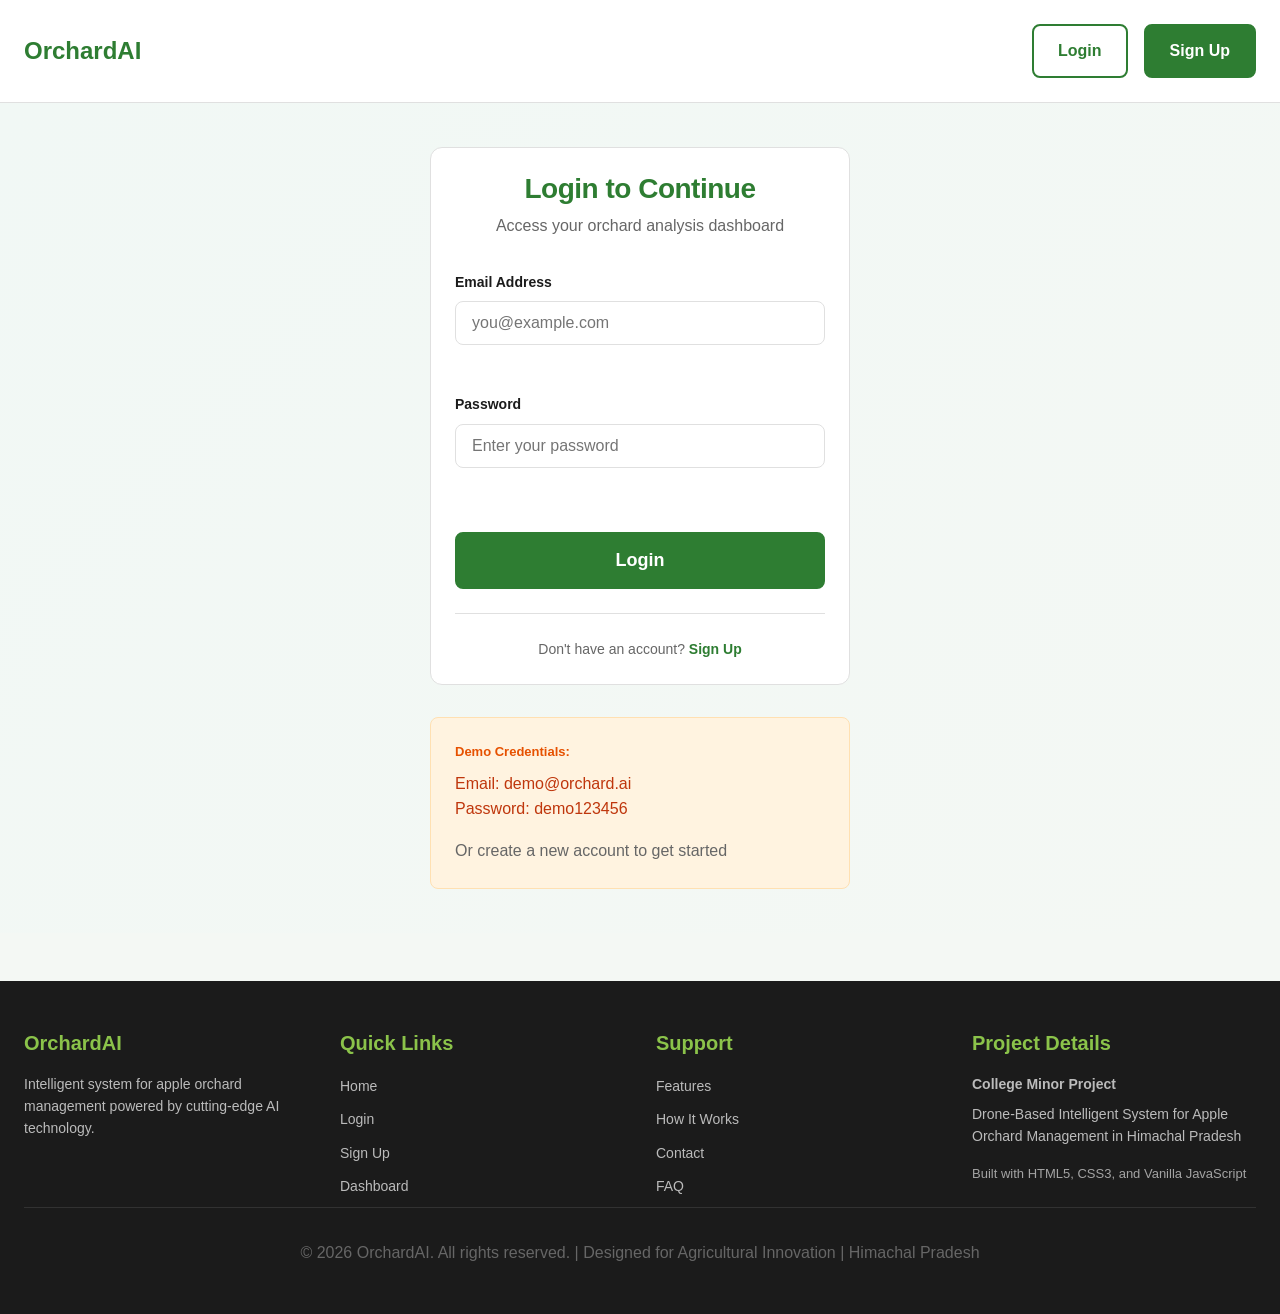
<file: frontend/upload.html>
<!DOCTYPE html>
<html lang="en">
<head>
    <meta charset="UTF-8">
    <meta name="viewport" content="width=device-width, initial-scale=1.0">
    <title>Upload Image - OrchardAI</title>
    <link rel="stylesheet" href="css/style.css">
</head>
<body>
    <!-- NAVBAR -->
    <nav class="navbar">
        <div class="navbar-content">
            <div class="navbar-brand">
                <a href="index.html" style="color: var(--primary-green); text-decoration: none;"> OrchardAI</a>
            </div>
            <div class="nav-auth">
                <div class="profile-dropdown">
                    <div class="profile-icon"></div>
                    <div class="dropdown-menu">
                        <a href="#">My Account</a>
                        <a href="#" data-action="logout">Logout</a>
                    </div>
                </div>
            </div>
        </div>
    </nav>

    <!-- MAIN CONTENT -->
    <main style="min-height: calc(100vh - 70px); padding: var(--spacing-6) 0; background-color: var(--background);">
        <div class="container">
            <!-- Page Header -->
            <div style="margin-bottom: var(--spacing-6);">
                <h1 style="color: var(--primary-green); margin-bottom: var(--spacing-2);">Upload Drone Image</h1>
                <p style="color: var(--text-gray); font-size: 18px;">Analyze your apple orchard with AI-powered disease detection</p>
            </div>

            <!-- Upload Section -->
            <div class="upload-section">
                <!-- Upload Box -->
                <div class="upload-box">
                    <div class="upload-icon"></div>
                    <h3 class="upload-text">Drag and drop your image here</h3>
                    <input type="file" class="file-input" accept="image/*">
                    <p>or <strong>click to select</strong> an image from your device</p>
                    <p style="font-size: 12px; color: var(--text-gray);">Supported formats: JPG, PNG, GIF (Max 50MB)</p>
                </div>

                <!-- Image Preview -->
                <img class="image-preview" alt="Selected image preview">

                <!-- Loading State -->
                <div class="loading-state">
                    <div style="text-align: center;">
                        <div class="loading-spinner"></div>
                        <h3 style="color: var(--primary-green); margin-top: var(--spacing-2);">Analyzing Image...</h3>
                        <p style="color: var(--text-gray); margin-top: var(--spacing-1);">Our AI is processing your drone image<br>This usually takes 10-30 seconds</p>
                    </div>
                </div>

                <!-- Analyze Button -->
                <div style="display: flex; gap: var(--spacing-2); margin-top: var(--spacing-4);">
                    <button data-action="analyze" class="btn btn-primary btn-large">
                         Analyze Image
                    </button>
                    <a href="dashboard.html" class="btn btn-outline btn-large" style="background: transparent;">
                         View Dashboard
                    </a>
                </div>
            </div>

            <!-- Info Cards -->
            <div style="margin-top: var(--spacing-6);">
                <h2 style="margin-bottom: var(--spacing-4);">Tips for Best Results</h2>
                <div style="display: grid; grid-template-columns: repeat(auto-fit, minmax(300px, 1fr)); gap: var(--spacing-3);">
                    <div class="card">
                        <h3 style="color: var(--primary-green); margin-bottom: var(--spacing-2);"> Image Quality</h3>
                        <p>Ensure clear, well-lit images of your apple trees with good focus on the affected areas.</p>
                    </div>

                    <div class="card">
                        <h3 style="color: var(--primary-green); margin-bottom: var(--spacing-2);"> Optimal Angles</h3>
                        <p>Capture images from multiple angles to get comprehensive disease detection and analysis results.</p>
                    </div>

                    <div class="card">
                        <h3 style="color: var(--primary-green); margin-bottom: var(--spacing-2);"> Quick Processing</h3>
                        <p>Our advanced AI algorithms process images in seconds, giving you instant disease detection results.</p>
                    </div>

                    <div class="card">
                        <h3 style="color: var(--primary-green); margin-bottom: var(--spacing-2);"> Detailed Reports</h3>
                        <p>Get comprehensive reports with disease identification, severity assessment, and treatment plans.</p>
                    </div>

                    <div class="card">
                        <h3 style="color: var(--primary-green); margin-bottom: var(--spacing-2);"> Seasonal Tracking</h3>
                        <p>Upload images throughout the season to monitor disease progression and treatment effectiveness.</p>
                    </div>

                    <div class="card">
                        <h3 style="color: var(--primary-green); margin-bottom: var(--spacing-2);"> Save History</h3>
                        <p>All your analysis results are saved in your dashboard for future reference and trend analysis.</p>
                    </div>
                </div>
            </div>

            <!-- Recent Analyses -->
            <div style="margin-top: var(--spacing-6); margin-bottom: var(--spacing-6);">
                <h2 style="margin-bottom: var(--spacing-4);">Recent Analyses</h2>
                <div class="card">
                    <div style="text-align: center; padding: var(--spacing-4);">
                        <p style="color: var(--text-gray); font-size: 16px;">Upload your first image to get started</p>
                        <p style="color: var(--text-gray); font-size: 14px; margin-top: var(--spacing-2);">Your analysis history will appear here</p>
                    </div>
                </div>
            </div>
        </div>
    </main>

    <!-- FOOTER -->
    <footer>
        <div class="footer-content">
            <div class="footer-section">
                <h3>OrchardAI</h3>
                <p>Intelligent system for apple orchard management powered by cutting-edge AI technology.</p>
            </div>

            <div class="footer-section">
                <h3>Quick Links</h3>
                <ul class="footer-links">
                    <li><a href="index.html">Home</a></li>
                    <li><a href="login.html">Login</a></li>
                    <li><a href="signup.html">Sign Up</a></li>
                    <li><a href="dashboard.html">Dashboard</a></li>
                </ul>
            </div>

            <div class="footer-section">
                <h3>Support</h3>
                <ul class="footer-links">
                    <li><a href="#features">Features</a></li>
                    <li><a href="#how-it-works">How It Works</a></li>
                    <li><a href="#contact">Contact</a></li>
                    <li><a href="#faq">FAQ</a></li>
                </ul>
            </div>

            <div class="footer-section">
                <h3>Project Details</h3>
                <p><strong>College Minor Project</strong></p>
                <p style="font-size: 14px; margin-top: var(--spacing-1);">Drone-Based Intelligent System for Apple Orchard Management in Himachal Pradesh</p>
                <p style="font-size: 13px; margin-top: var(--spacing-2); color: rgba(255, 255, 255, 0.6);">Built with HTML5, CSS3, and Vanilla JavaScript</p>
            </div>
        </div>

        <div class="footer-bottom">
            <p>&copy; 2026 OrchardAI. All rights reserved. | Designed for Agricultural Innovation | Himachal Pradesh</p>
        </div>
    </footer>

    <script src="js/app.js"></script>
</body>
</html>
</file>
<file: frontend/css/style.css>
/* ORCHARD AI - DESIGN SYSTEM */

/* Color Variables */
:root {
  --primary-green: #2E7D32;
  --accent-green: #8BC34A;
  --background: #F4F8F4;
  --alert-red: #E53935;
  --white: #FFFFFF;
  --text-dark: #1B1B1B;
  --text-gray: #666666;
  --border-gray: #E0E0E0;
  --light-gray: #F9F9F9;
}

/* Spacing Grid (8px) */
:root {
  --spacing-0: 0;
  --spacing-1: 8px;
  --spacing-2: 16px;
  --spacing-3: 24px;
  --spacing-4: 32px;
  --spacing-5: 40px;
  --spacing-6: 48px;
}

/* RESET & BASE STYLES */

* {
  margin: 0;
  padding: 0;
  box-sizing: border-box;
}

html {
  scroll-behavior: smooth;
}

body {
  font-family: 'Poppins', -apple-system, BlinkMacSystemFont, 'Segoe UI', sans-serif;
  color: var(--text-dark);
  background-color: var(--background);
  line-height: 1.6;
  font-size: 16px;
}

/* Typography */
h1 {
  font-size: 40px;
  font-weight: 700;
  line-height: 1.2;
  letter-spacing: -0.5px;
}

h2 {
  font-size: 28px;
  font-weight: 700;
  line-height: 1.3;
}

h3 {
  font-size: 20px;
  font-weight: 600;
  line-height: 1.4;
}

p {
  font-size: 16px;
  line-height: 1.6;
  color: var(--text-gray);
}

a {
  text-decoration: none;
  color: var(--primary-green);
  transition: all 0.3s ease;
}

a:hover {
  color: var(--accent-green);
}

/* CONTAINER & LAYOUT */

.container {
  max-width: 1440px;
  margin: 0 auto;
  padding: 0 var(--spacing-3);
}

.flex {
  display: flex;
}

.flex-center {
  display: flex;
  align-items: center;
  justify-content: center;
}

.flex-between {
  display: flex;
  align-items: center;
  justify-content: space-between;
}

.flex-col {
  display: flex;
  flex-direction: column;
}

.gap-1 { gap: var(--spacing-1); }
.gap-2 { gap: var(--spacing-2); }
.gap-3 { gap: var(--spacing-3); }
.gap-4 { gap: var(--spacing-4); }

.mt-1 { margin-top: var(--spacing-1); }
.mt-2 { margin-top: var(--spacing-2); }
.mt-3 { margin-top: var(--spacing-3); }
.mt-4 { margin-top: var(--spacing-4); }
.mt-5 { margin-top: var(--spacing-5); }
.mt-6 { margin-top: var(--spacing-6); }

.mb-1 { margin-bottom: var(--spacing-1); }
.mb-2 { margin-bottom: var(--spacing-2); }
.mb-3 { margin-bottom: var(--spacing-3); }
.mb-4 { margin-bottom: var(--spacing-4); }
.mb-5 { margin-bottom: var(--spacing-5); }
.mb-6 { margin-bottom: var(--spacing-6); }

.px-1 { padding: 0 var(--spacing-1); }
.px-2 { padding: 0 var(--spacing-2); }
.px-3 { padding: 0 var(--spacing-3); }
.px-4 { padding: 0 var(--spacing-4); }

.py-1 { padding: var(--spacing-1) 0; }
.py-2 { padding: var(--spacing-2) 0; }
.py-3 { padding: var(--spacing-3) 0; }
.py-4 { padding: var(--spacing-4) 0; }

.p-1 { padding: var(--spacing-1); }
.p-2 { padding: var(--spacing-2); }
.p-3 { padding: var(--spacing-3); }
.p-4 { padding: var(--spacing-4); }

/* BUTTONS */

.btn {
  display: inline-flex;
  align-items: center;
  justify-content: center;
  padding: 12px 24px;
  border-radius: 8px;
  border: 2px solid transparent;
  font-size: 16px;
  font-weight: 600;
  cursor: pointer;
  transition: all 0.3s ease;
  font-family: 'Poppins', sans-serif;
  text-align: center;
  white-space: nowrap;
}

.btn-primary {
  background-color: var(--primary-green);
  color: var(--white);
  border-color: var(--primary-green);
}

.btn-primary:hover {
  background-color: #1b5e20;
  border-color: #1b5e20;
  transform: translateY(-2px);
  box-shadow: 0 8px 16px rgba(46, 125, 50, 0.2);
}

.btn-outline {
  background-color: transparent;
  color: var(--primary-green);
  border-color: var(--primary-green);
}

.btn-outline:hover {
  background-color: var(--primary-green);
  color: var(--white);
}

.btn-secondary {
  background-color: var(--accent-green);
  color: var(--white);
  border-color: var(--accent-green);
}

.btn-secondary:hover {
  background-color: #7cb342;
  border-color: #7cb342;
}

.btn-danger {
  background-color: var(--alert-red);
  color: var(--white);
  border-color: var(--alert-red);
}

.btn-danger:hover {
  background-color: #c62828;
  border-color: #c62828;
}

.btn-ghost {
  background-color: transparent;
  color: var(--text-dark);
  border-color: transparent;
  font-weight: 500;
}

.btn-ghost:hover {
  background-color: var(--light-gray);
  border-color: var(--border-gray);
}

.btn-small {
  padding: 8px 16px;
  font-size: 14px;
}

.btn-large {
  padding: 16px 32px;
  font-size: 18px;
  width: 100%;
}

.btn:disabled {
  opacity: 0.5;
  cursor: not-allowed;
}

/* NAVBAR */

.navbar {
  background-color: var(--white);
  border-bottom: 1px solid var(--border-gray);
  padding: var(--spacing-3) 0;
  position: sticky;
  top: 0;
  z-index: 100;
}

.navbar-content {
  display: flex;
  align-items: center;
  justify-content: space-between;
  max-width: 1440px;
  margin: 0 auto;
  padding: 0 var(--spacing-3);
}

.navbar-brand {
  font-size: 24px;
  font-weight: 700;
  color: var(--primary-green);
  display: flex;
  align-items: center;
  gap: var(--spacing-1);
}

.navbar-links {
  display: flex;
  align-items: center;
  gap: var(--spacing-3);
  list-style: none;
}

.navbar-links a {
  color: var(--text-dark);
  font-weight: 500;
  transition: color 0.3s ease;
}

.navbar-links a:hover {
  color: var(--primary-green);
}

.nav-auth {
  display: flex;
  gap: var(--spacing-2);
  align-items: center;
}

.profile-dropdown {
  position: relative;
}

.profile-icon {
  width: 40px;
  height: 40px;
  border-radius: 50%;
  background-color: var(--accent-green);
  color: var(--white);
  display: flex;
  align-items: center;
  justify-content: center;
  font-weight: 600;
  cursor: pointer;
  transition: all 0.3s ease;
}

.profile-icon:hover {
  background-color: var(--primary-green);
}

.dropdown-menu {
  position: absolute;
  top: 100%;
  right: 0;
  background-color: var(--white);
  border: 1px solid var(--border-gray);
  border-radius: 8px;
  min-width: 180px;
  margin-top: var(--spacing-1);
  box-shadow: 0 4px 12px rgba(0, 0, 0, 0.1);
  display: none;
  z-index: 101;
}

.dropdown-menu.active {
  display: block;
}

.dropdown-menu a {
  display: block;
  padding: var(--spacing-2) var(--spacing-3);
  color: var(--text-dark);
  border-bottom: 1px solid var(--border-gray);
  transition: background-color 0.3s ease;
}

.dropdown-menu a:last-child {
  border-bottom: none;
}

.dropdown-menu a:hover {
  background-color: var(--background);
  color: var(--primary-green);
}

/* SIDEBAR */

.sidebar {
  width: 280px;
  background-color: var(--white);
  border-right: 1px solid var(--border-gray);
  padding: var(--spacing-4) var(--spacing-2);
  min-height: calc(100vh - 70px);
  position: sticky;
  top: 70px;
}

.sidebar-menu {
  list-style: none;
  display: flex;
  flex-direction: column;
  gap: var(--spacing-1);
}

.sidebar-menu a {
  display: flex;
  align-items: center;
  gap: var(--spacing-2);
  padding: var(--spacing-2) var(--spacing-3);
  color: var(--text-dark);
  border-radius: 8px;
  font-weight: 500;
  transition: all 0.3s ease;
}

.sidebar-menu a:hover,
.sidebar-menu a.active {
  background-color: var(--background);
  color: var(--primary-green);
}

.sidebar-menu a.active {
  background-color: #e8f5e9;
  border-left: 3px solid var(--primary-green);
  padding-left: calc(var(--spacing-3) - 3px);
}

/* CARDS */

.card {
  background-color: var(--white);
  border-radius: 12px;
  border: 1px solid var(--border-gray);
  padding: var(--spacing-3);
  transition: all 0.3s ease;
}

.card:hover {
  box-shadow: 0 8px 24px rgba(0, 0, 0, 0.1);
  transform: translateY(-4px);
}

.card-title {
  font-size: 18px;
  font-weight: 600;
  margin-bottom: var(--spacing-2);
  color: var(--text-dark);
}

.card-content {
  color: var(--text-gray);
}

/* FORMS */

.form-group {
  display: flex;
  flex-direction: column;
  gap: var(--spacing-1);
  margin-bottom: var(--spacing-3);
}

.form-group label {
  font-weight: 600;
  color: var(--text-dark);
  font-size: 14px;
}

.form-input,
.form-textarea {
  padding: 12px 16px;
  border: 1px solid var(--border-gray);
  border-radius: 8px;
  font-family: 'Poppins', sans-serif;
  font-size: 16px;
  transition: all 0.3s ease;
}

.form-input:focus,
.form-textarea:focus {
  outline: none;
  border-color: var(--primary-green);
  background-color: #fafafa;
  box-shadow: 0 0 0 3px rgba(46, 125, 50, 0.1);
}

.form-textarea {
  resize: vertical;
  min-height: 120px;
}

/* STATUS INDICATORS */

.status-badge {
  display: inline-flex;
  align-items: center;
  gap: var(--spacing-1);
  padding: 6px 12px;
  border-radius: 20px;
  font-size: 13px;
  font-weight: 600;
}

.status-green {
  background-color: #e8f5e9;
  color: #1b5e20;
}

.status-yellow {
  background-color: #fff3e0;
  color: #e65100;
}

.status-red {
  background-color: #ffebee;
  color: #c62828;
}

.status-indicator {
  display: inline-block;
  width: 12px;
  height: 12px;
  border-radius: 50%;
}

.status-indicator.green {
  background-color: #4caf50;
}

.status-indicator.yellow {
  background-color: #ff9800;
}

.status-indicator.red {
  background-color: #f44336;
}

/* HERO SECTION */

.hero {
  min-height: 650px;

  /* Orchard Background + Soft Green Overlay */
  background-image: 
    linear-gradient(
      rgba(46, 125, 50, 0.75),
      rgba(46, 125, 50, 0.75)
    ),
    url("../assets/images/orchard-bg.webp");

  background-size: cover;
  background-position: center;
  background-repeat: no-repeat;

  color: var(--white);
  padding: var(--spacing-6) var(--spacing-3);

  display: flex;
  align-items: center;
  justify-content: center;
  text-align: center;
}

/* Hero Content Wrapper */
.hero-content {
  display: flex;
  flex-direction: column;
  align-items: center;
  gap: var(--spacing-4);

  max-width: 900px;
  width: 100%;
  margin: 0 auto;
}

/* Main Heading */
.hero h1 {
  color: var(--white);
  max-width: 700px;
  line-height: 1.2;
  font-weight: 700;
}

/* Subtitle */
.hero p {
  color: rgba(255, 255, 255, 0.95);
  font-size: 18px;
  max-width: 550px;
  line-height: 1.6;
}

/* Buttons */
.hero-buttons {
  display: flex;
  gap: var(--spacing-3);
  justify-content: center;
  flex-wrap: wrap;
  margin-top: var(--spacing-2);
}

/* Optional Illustration */
.hero-illustration {
  width: 100%;
  max-width: 500px;
  height: auto;
  border-radius: 12px;
  margin-top: var(--spacing-4);
}
/* FEATURES GRID */

.features-grid {
  display: grid;
  grid-template-columns: repeat(auto-fit, minmax(300px, 1fr));
  gap: var(--spacing-4);
  margin: var(--spacing-6) 0;
}

.feature-card {
  text-align: center;
  padding: var(--spacing-4);
}

.feature-icon {
  width: 64px;
  height: 64px;
  margin: 0 auto var(--spacing-3) auto;
  background-color: #e8f5e9;
  border-radius: 12px;
  display: flex;
  align-items: center;
  justify-content: center;
  font-size: 32px;
}

.feature-card h3 {
  margin-bottom: var(--spacing-1);
}

/* STEPS SECTION */

.steps-container {
  display: grid;
  grid-template-columns: repeat(auto-fit, minmax(280px, 1fr));
  gap: var(--spacing-4);
  margin: var(--spacing-6) 0;
}

.step-card {
  text-align: center;
  padding: var(--spacing-4);
  position: relative;
}

.step-number {
  display: inline-flex;
  align-items: center;
  justify-content: center;
  width: 48px;
  height: 48px;
  border-radius: 50%;
  background-color: var(--primary-green);
  color: var(--white);
  font-weight: 700;
  font-size: 20px;
  margin-bottom: var(--spacing-2);
}

/* DASHBOARD LAYOUT */

.dashboard-layout {
  display: flex;
  min-height: 100vh;
}

.dashboard-content {
  flex: 1;
  padding: var(--spacing-4);
}

.dashboard-header {
  margin-bottom: var(--spacing-4);
}

.dashboard-grid {
  display: grid;
  grid-template-columns: repeat(auto-fit, minmax(250px, 1fr));
  gap: var(--spacing-3);
  margin-bottom: var(--spacing-4);
}

.stat-card {
  background-color: var(--white);
  border: 1px solid var(--border-gray);
  border-radius: 12px;
  padding: var(--spacing-3);
  text-align: center;
}

.stat-value {
  font-size: 36px;
  font-weight: 700;
  color: var(--primary-green);
  margin-bottom: var(--spacing-1);
}

.stat-label {
  font-size: 14px;
  color: var(--text-gray);
  text-transform: uppercase;
  letter-spacing: 0.5px;
}

/* UPLOAD SECTION */

.upload-section {
  max-width: 800px;
  margin: 0 auto;
}

.upload-box {
  border: 2px dashed var(--primary-green);
  border-radius: 12px;
  padding: var(--spacing-6);
  text-align: center;
  background-color: #f1f8f5;
  transition: all 0.3s ease;
  cursor: pointer;
}

.upload-box:hover {
  background-color: #e8f5e9;
  border-color: var(--accent-green);
}

.upload-box.dragover {
  background-color: #e8f5e9;
  border-color: var(--accent-green);
  transform: scale(1.02);
}

.upload-icon {
  font-size: 48px;
  margin-bottom: var(--spacing-2);
}

.upload-text {
  font-size: 16px;
  color: var(--text-dark);
  margin-bottom: var(--spacing-1);
}

.upload-box p {
  color: var(--text-gray);
  font-size: 14px;
  margin-bottom: var(--spacing-3);
}

.file-input {
  display: none;
}

.image-preview {
  max-width: 100%;
  width: 100%;
  border-radius: 12px;
  margin-top: var(--spacing-3);
  display: none;
  max-height: 500px;
  object-fit: cover;
}

.image-preview.active {
  display: block;
}

.loading-spinner {
  display: inline-block;
  width: 40px;
  height: 40px;
  border: 4px solid var(--border-gray);
  border-top: 4px solid var(--primary-green);
  border-radius: 50%;
  animation: spin 1s linear infinite;
  margin-right: var(--spacing-2);
}

@keyframes spin {
  0% { transform: rotate(0deg); }
  100% { transform: rotate(360deg); }
}

.loading-state {
  display: none;
  text-align: center;
  padding: var(--spacing-4);
}

.loading-state.active {
  display: block;
}

/* RESULT SECTION */

.result-container {
  display: grid;
  grid-template-columns: 1fr 1fr;
  gap: var(--spacing-4);
  margin: var(--spacing-4) 0;
}

.result-image-container {
  position: relative;
  border-radius: 12px;
  overflow: hidden;
  background-color: var(--light-gray);
}

.result-image {
  width: 100%;
  height: auto;
  display: block;
  border-radius: 12px;
}

.infected-overlay {
  position: absolute;
  top: 20%;
  left: 15%;
  width: 60%;
  height: 50%;
  border: 3px solid var(--alert-red);
  border-radius: 8px;
  background-color: rgba(229, 57, 53, 0.1);
}

.result-details {
  display: flex;
  flex-direction: column;
  gap: var(--spacing-3);
}

.result-card {
  background-color: var(--white);
  border: 1px solid var(--border-gray);
  border-radius: 12px;
  padding: var(--spacing-3);
}

.result-title {
  font-size: 16px;
  font-weight: 600;
  color: var(--text-gray);
  text-transform: uppercase;
  letter-spacing: 0.5px;
  margin-bottom: var(--spacing-1);
}

.disease-name {
  font-size: 28px;
  font-weight: 700;
  color: var(--text-dark);
  margin-bottom: var(--spacing-2);
}

.confidence-score {
  display: flex;
  align-items: center;
  gap: var(--spacing-2);
}

.confidence-value {
  font-size: 24px;
  font-weight: 700;
  color: var(--primary-green);
}

.health-status {
  display: flex;
  align-items: center;
  gap: var(--spacing-2);
  padding: var(--spacing-2) var(--spacing-3);
  border-radius: 8px;
}

.treatment-recommendations {
  background-color: var(--white);
  border: 1px solid var(--border-gray);
  border-radius: 12px;
  padding: var(--spacing-3);
}

.treatment-list {
  list-style: none;
  display: flex;
  flex-direction: column;
  gap: var(--spacing-2);
}

.treatment-item {
  padding-left: var(--spacing-3);
  position: relative;
  color: var(--text-gray);
  line-height: 1.6;
}

.treatment-item:before {
  content: "✓";
  position: absolute;
  left: 0;
  color: var(--primary-green);
  font-weight: 700;
}

/* CHARTS */

.charts-grid {
  display: grid;
  grid-template-columns: repeat(auto-fit, minmax(400px, 1fr));
  gap: var(--spacing-4);
  margin-bottom: var(--spacing-4);
}

.chart-container {
  background-color: var(--white);
  border: 1px solid var(--border-gray);
  border-radius: 12px;
  padding: var(--spacing-3);
}

.chart-title {
  font-size: 18px;
  font-weight: 600;
  margin-bottom: var(--spacing-3);
  color: var(--text-dark);
}

canvas {
  max-width: 100%;
}

/* ACTIVITY SECTION */

.activity-section {
  background-color: var(--white);
  border: 1px solid var(--border-gray);
  border-radius: 12px;
  padding: var(--spacing-3);
}

.activity-list {
  list-style: none;
}

.activity-item {
  padding: var(--spacing-2) 0;
  border-bottom: 1px solid var(--border-gray);
  display: flex;
  gap: var(--spacing-2);
}

.activity-item:last-child {
  border-bottom: none;
}

.activity-time {
  font-size: 12px;
  color: var(--text-gray);
  min-width: 80px;
}

.activity-description {
  color: var(--text-dark);
  font-size: 14px;
}

/* FOOTER */

footer {
  background-color: var(--text-dark);
  color: var(--white);
  padding: var(--spacing-6) var(--spacing-3);
  margin-top: var(--spacing-6);
}

.footer-content {
  max-width: 1440px;
  margin: 0 auto;
  display: grid;
  grid-template-columns: repeat(auto-fit, minmax(250px, 1fr));
  gap: var(--spacing-4);
}

.footer-section h3 {
  color: var(--accent-green);
  margin-bottom: var(--spacing-2);
}

.footer-section p {
  color: rgba(255, 255, 255, 0.7);
  font-size: 14px;
}

.footer-links {
  list-style: none;
}

.footer-links li {
  margin-bottom: var(--spacing-1);
}

.footer-links a {
  color: rgba(255, 255, 255, 0.7);
  font-size: 14px;
}

.footer-links a:hover {
  color: var(--accent-green);
}

.footer-bottom {
  text-align: center;
  padding-top: var(--spacing-4);
  border-top: 1px solid rgba(255, 255, 255, 0.1);
  color: rgba(255, 255, 255, 0.6);
  font-size: 14px;
}

/* UTILITY CLASSES */

.hidden {
  display: none !important;
}

.text-center {
  text-align: center;
}

.text-right {
  text-align: right;
}

.text-muted {
  color: var(--text-gray);
}

.text-success {
  color: #4caf50;
}

.text-danger {
  color: var(--alert-red);
}

.text-primary {
  color: var(--primary-green);
}

.bg-light {
  background-color: var(--background);
}

.border-radius-8 {
  border-radius: 8px;
}

.border-radius-12 {
  border-radius: 12px;
}

/* RESPONSIVE DESIGN */

@media (max-width: 1024px) {
  .container {
    padding: 0 var(--spacing-2);
  }

  .dashboard-layout {
    flex-direction: column;
  }

  .sidebar {
    width: 100%;
    min-height: auto;
    border-right: none;
    border-bottom: 1px solid var(--border-gray);
    padding: var(--spacing-2);
  }

  .sidebar-menu {
    flex-direction: row;
    gap: var(--spacing-2);
    flex-wrap: wrap;
  }

  .result-container {
    grid-template-columns: 1fr;
  }

  .charts-grid {
    grid-template-columns: 1fr;
    gap: var(--spacing-3);
  }
}

@media (max-width: 768px) {
  h1 {
    font-size: 32px;
  }

  h2 {
    font-size: 24px;
  }

  .features-grid,
  .steps-container {
    grid-template-columns: 1fr;
  }

  .hero-buttons {
    flex-direction: column;
    align-items: center;
  }

  .btn-large {
    width: 100%;
  }

  .navbar-links {
    gap: var(--spacing-2);
  }
}

@media (max-width: 480px) {
  .container {
    padding: 0 var(--spacing-2);
  }

  h1 {
    font-size: 24px;
  }

  h2 {
    font-size: 20px;
  }

  .dashboard-grid {
    grid-template-columns: 1fr;
  }
}
</file>
